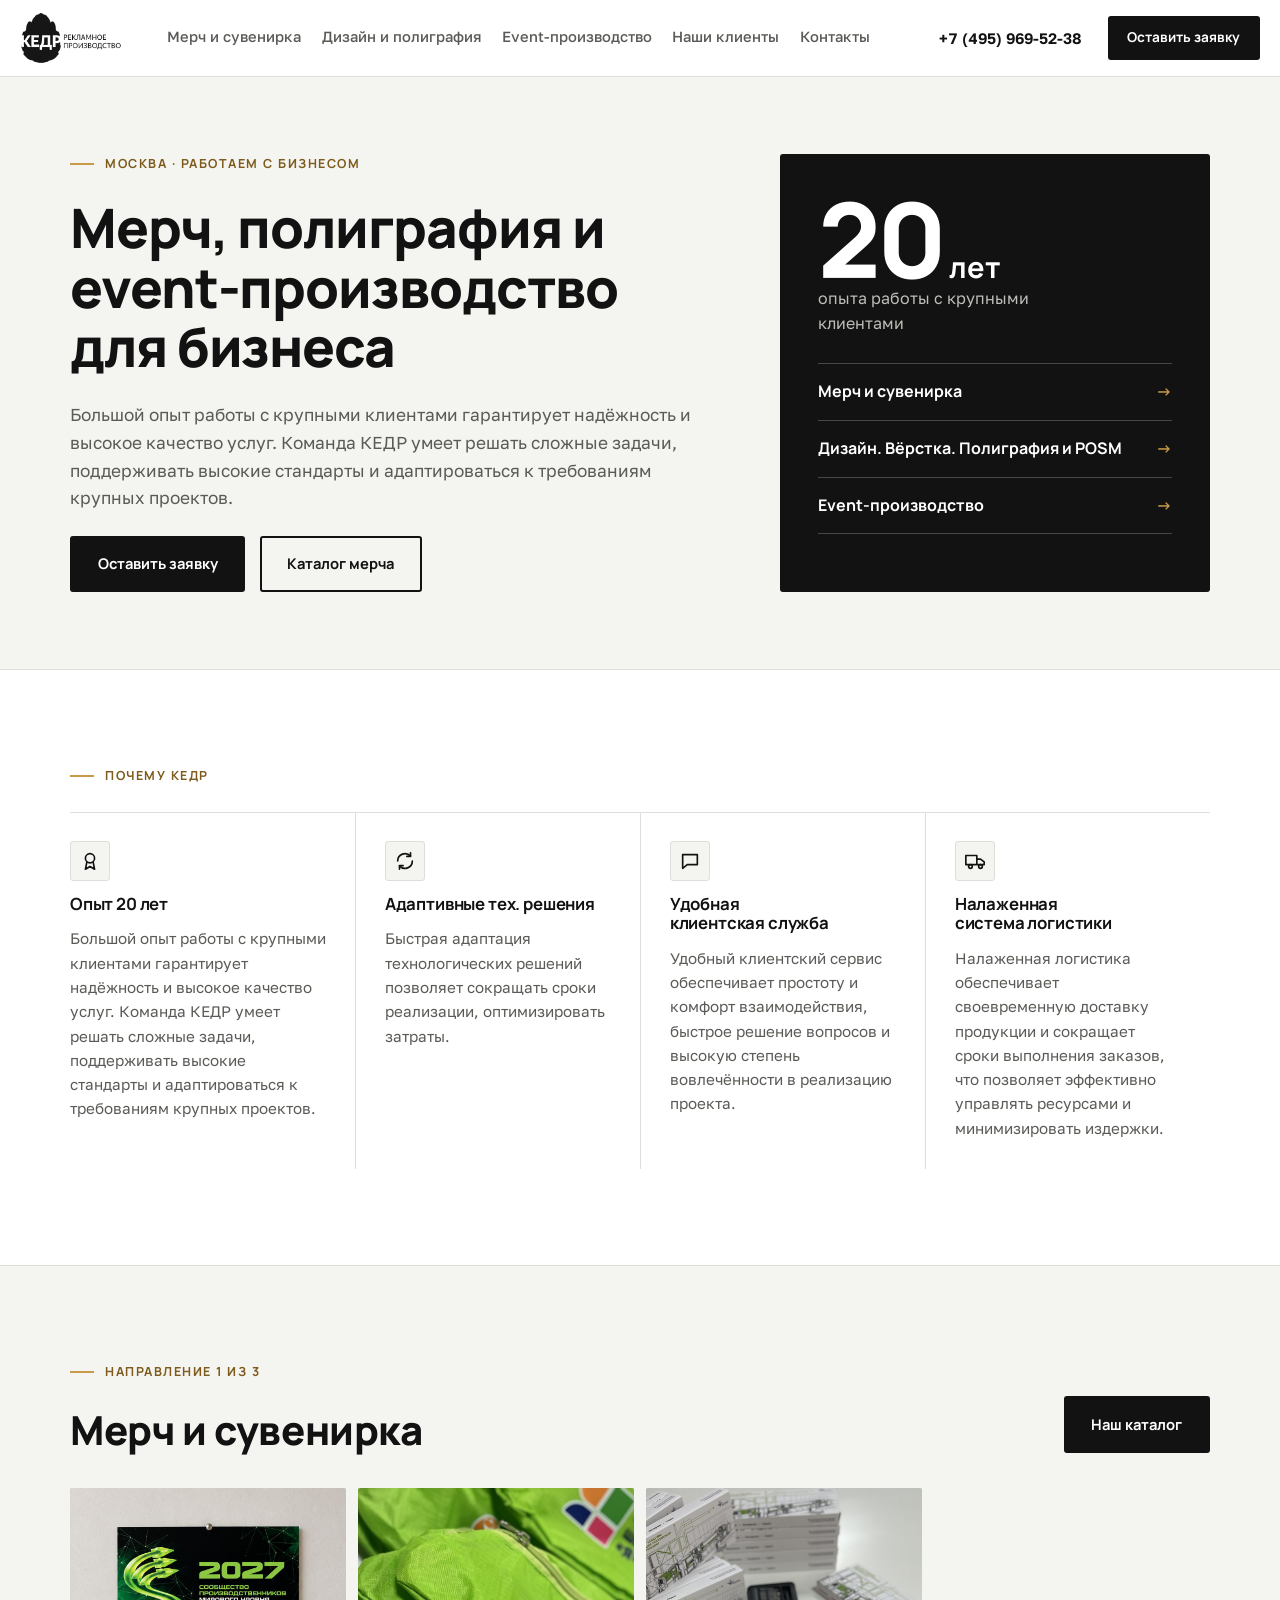
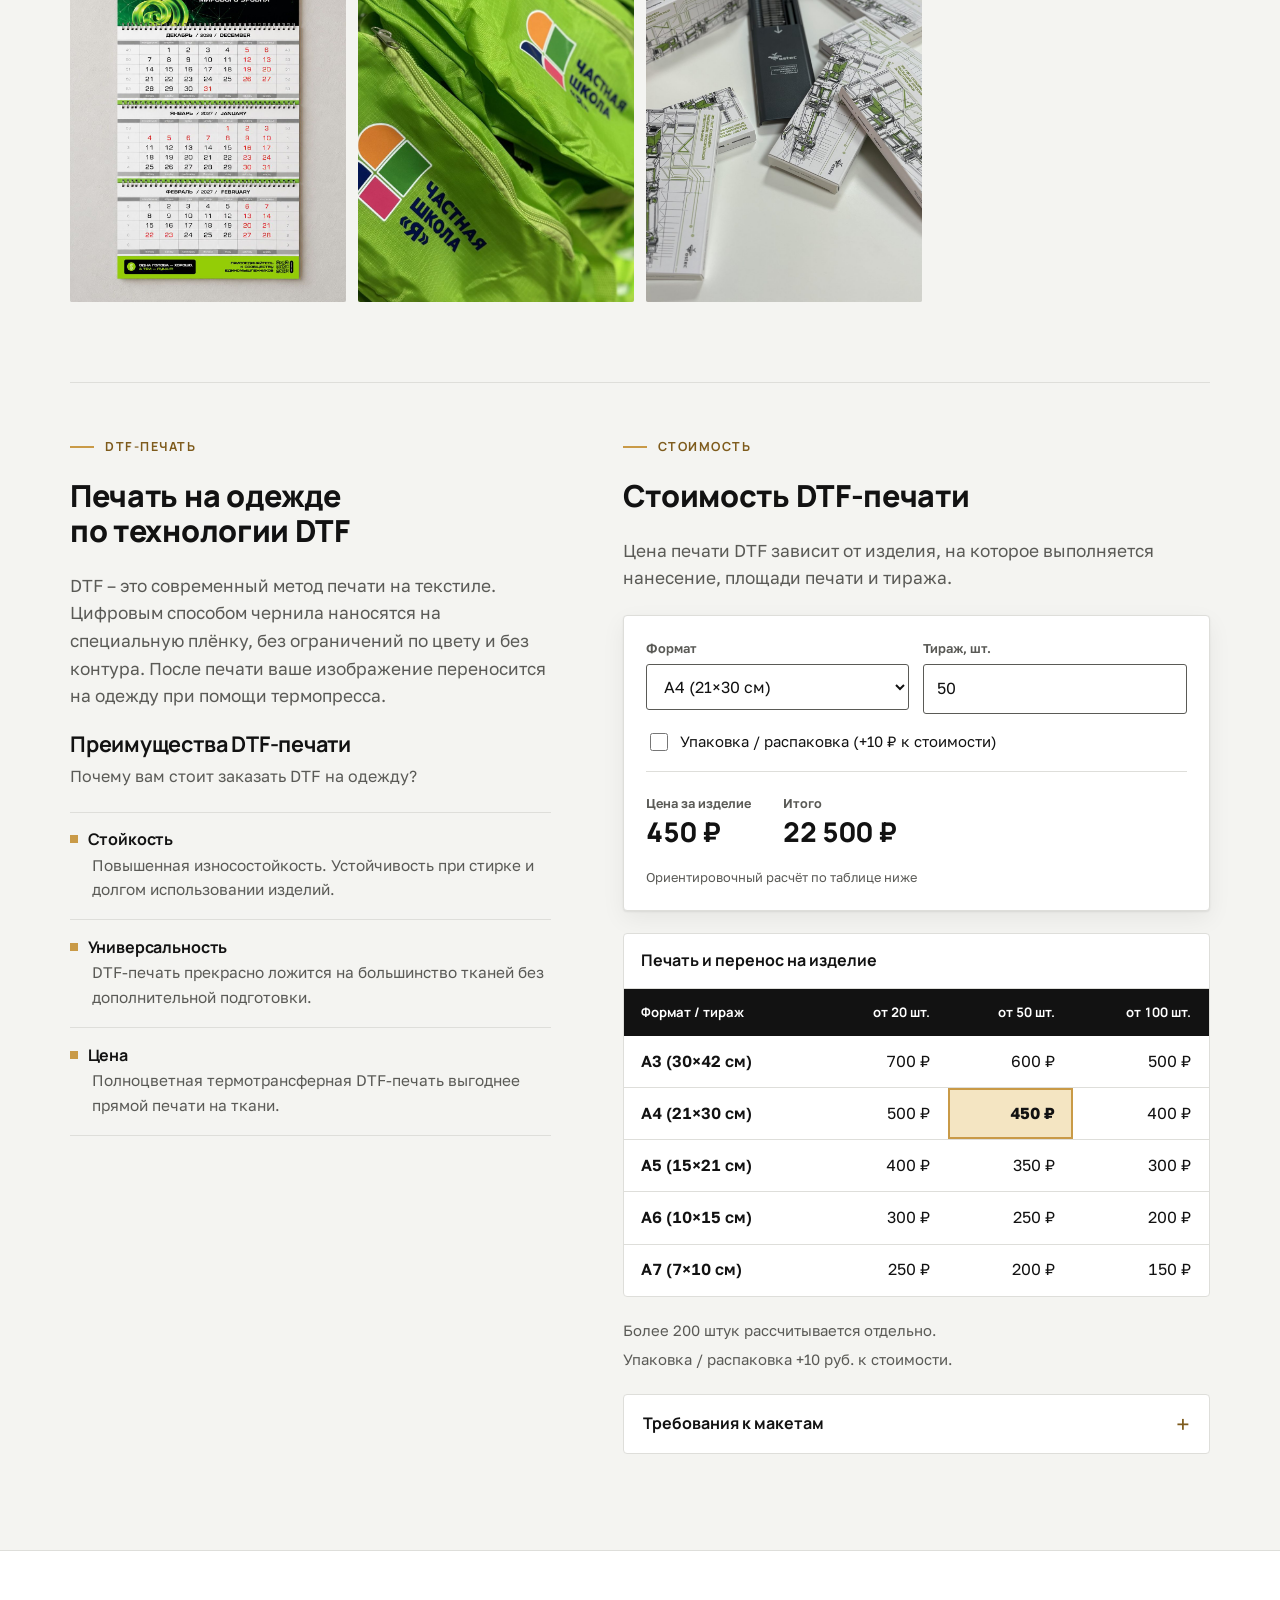
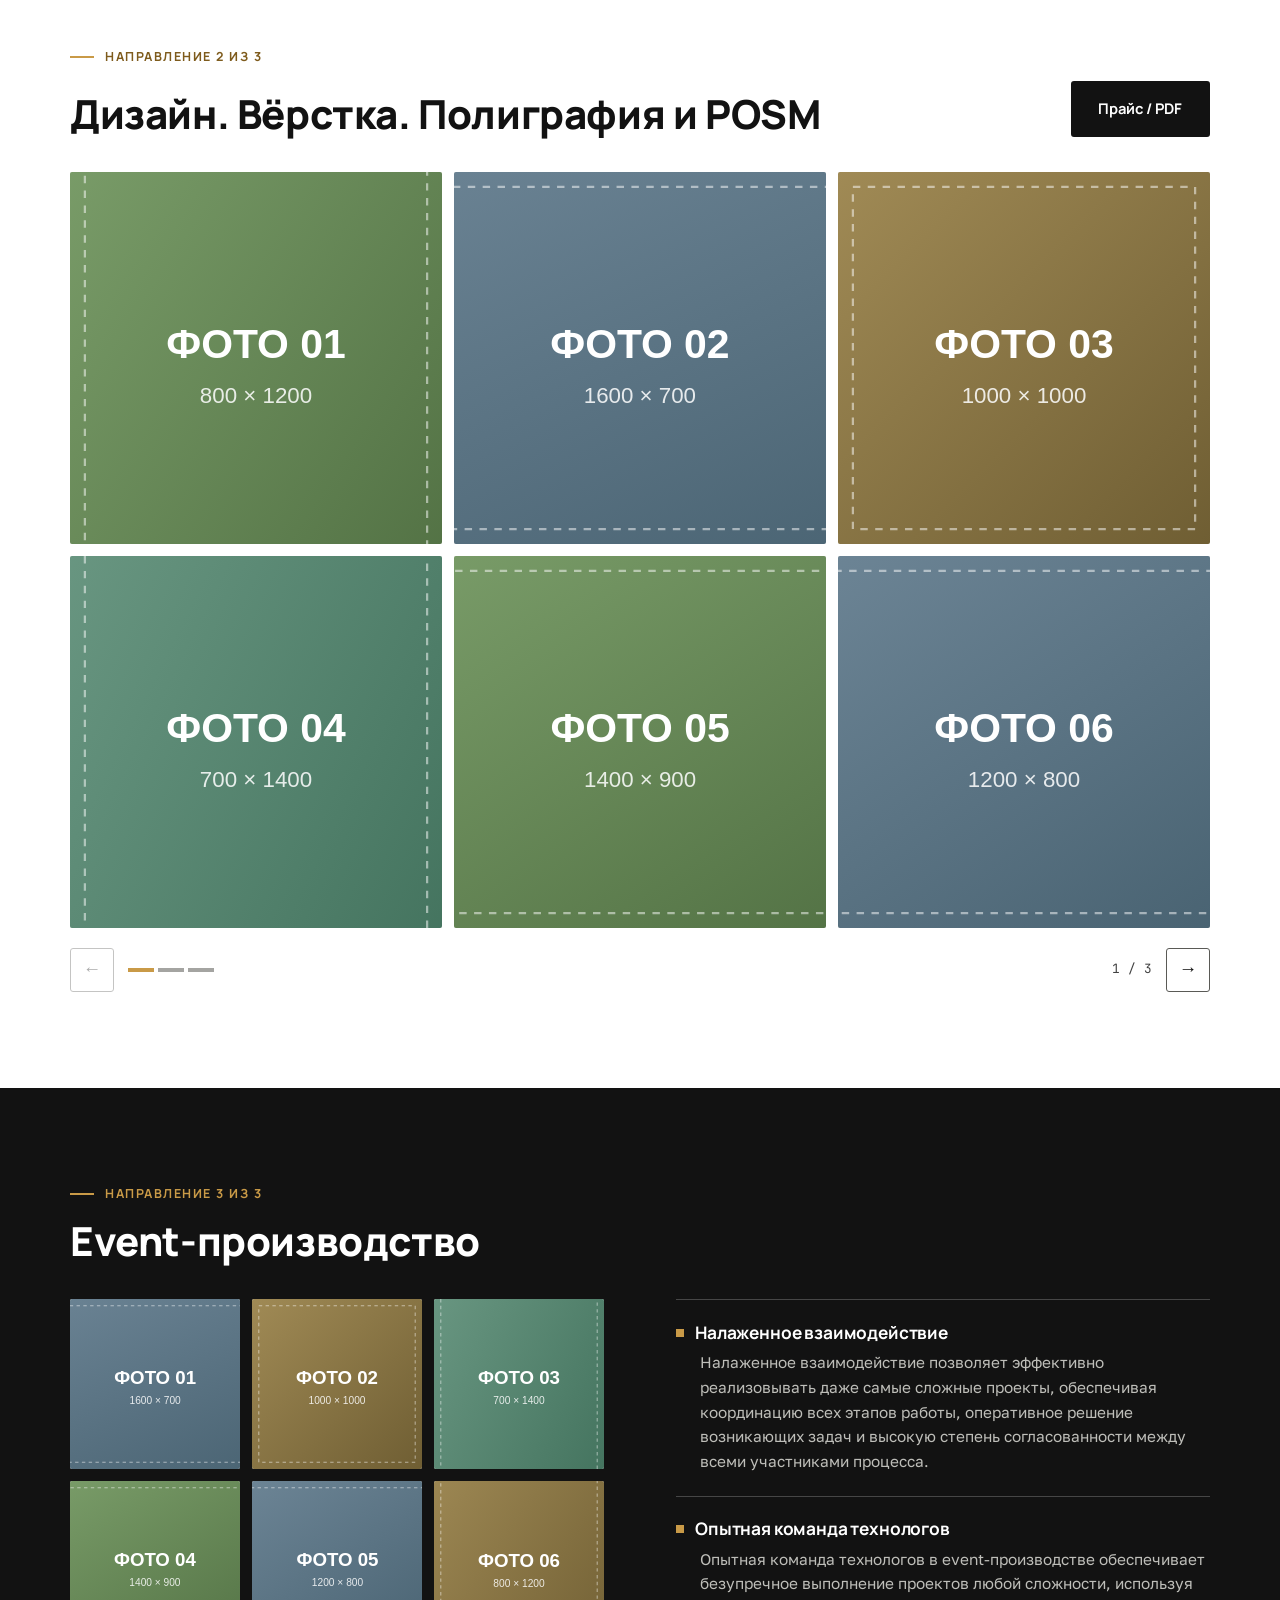
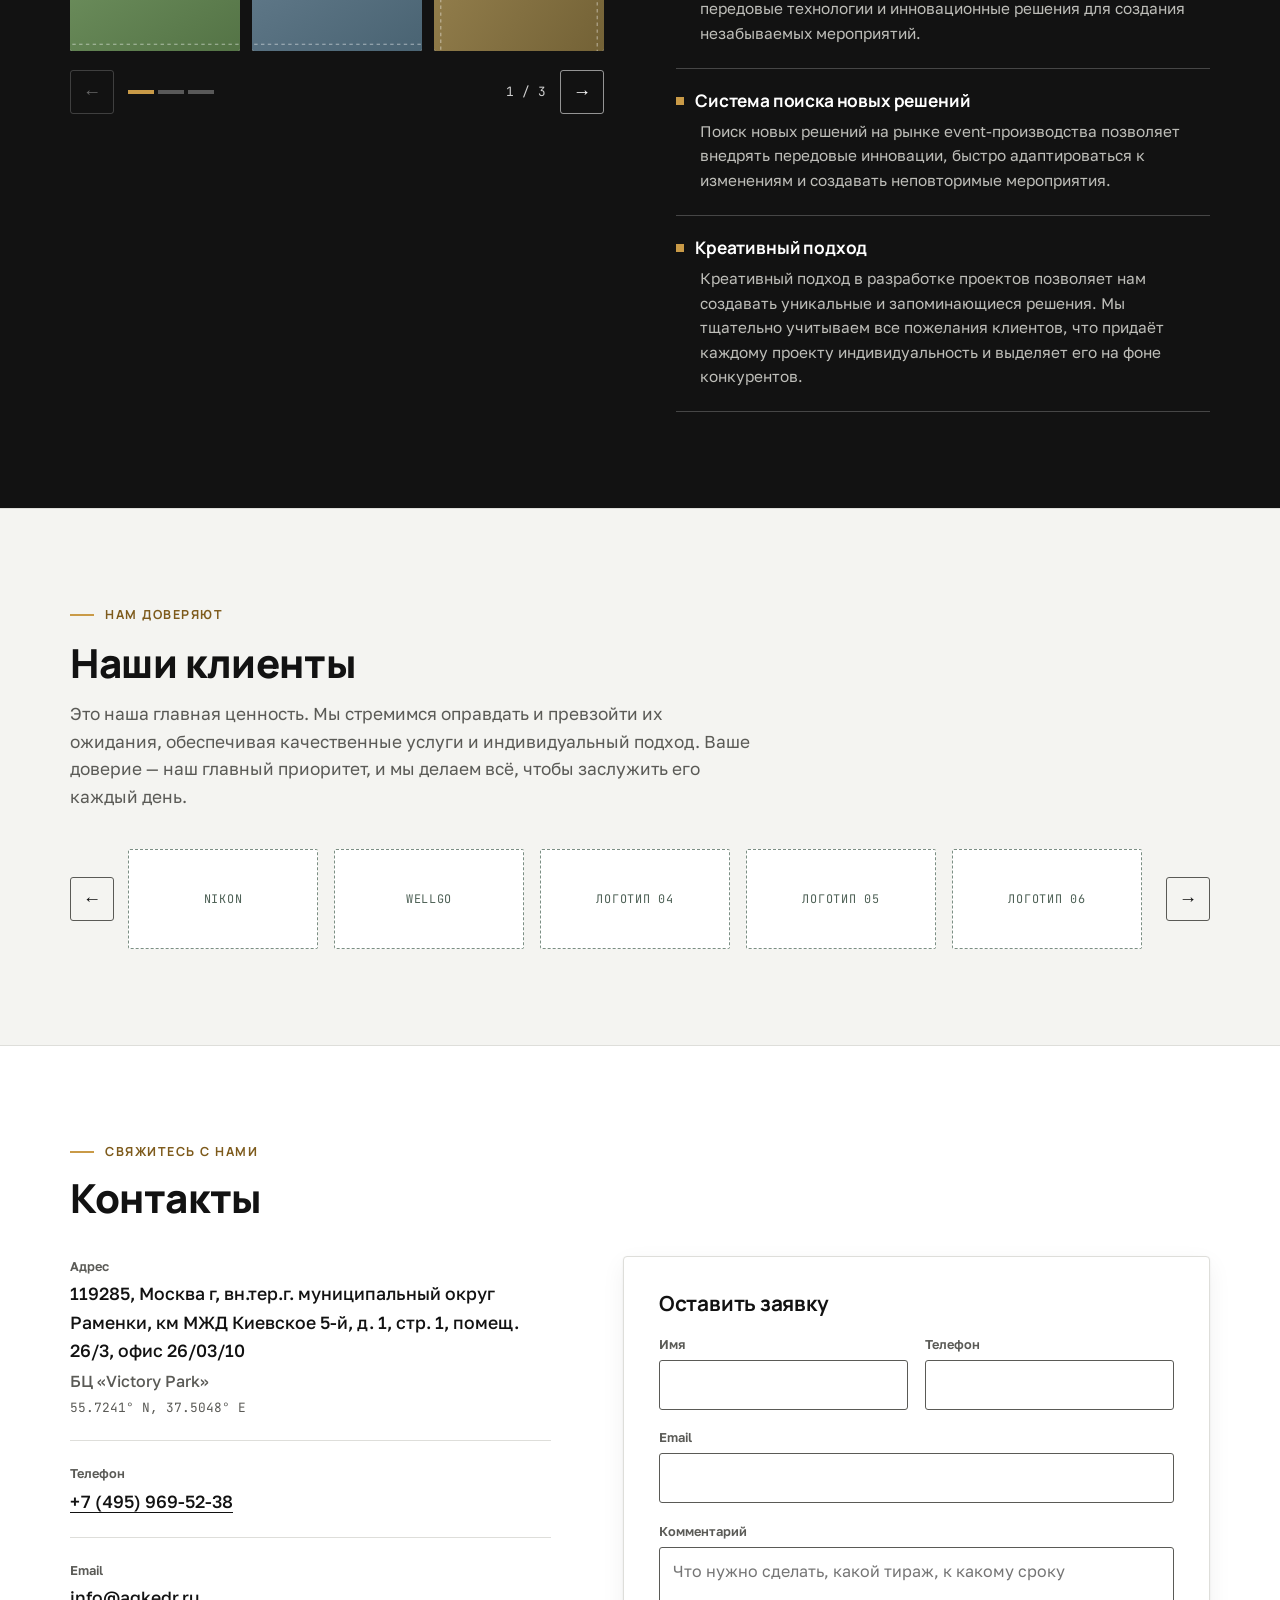
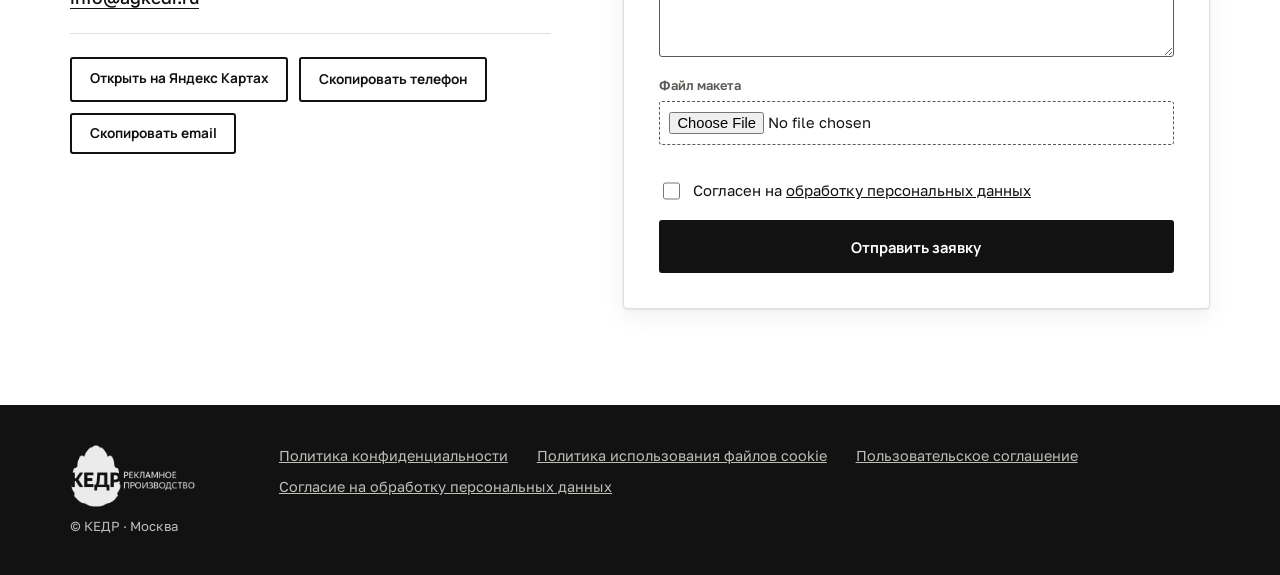
<file: kedr-site-2/index.html>
<!doctype html>
<html lang="ru">
<head>
<meta charset="utf-8">
<meta name="viewport" content="width=device-width, initial-scale=1">
<title>КЕДР</title>
<meta name="description" content="КЕДР: мерч и сувенирная продукция, дизайн, вёрстка, полиграфия и POSM, event-производство для бизнеса. Москва, опыт 20 лет.">
<link rel="canonical" href="https://agkedr.ru/">
<link rel="icon" href="img/favicon.png" type="image/png">
<link rel="apple-touch-icon" href="img/apple-touch-icon.png">
<link rel="preconnect" href="https://fonts.googleapis.com">
<link rel="preconnect" href="https://fonts.gstatic.com" crossorigin>
<link rel="stylesheet" href="https://fonts.googleapis.com/css2?family=Manrope:wght@500;700;800&family=Golos+Text:wght@400;500;600&family=JetBrains+Mono:wght@400;500&display=swap">
<link rel="stylesheet" href="assets/site.css">
</head>
<body>
<div id="top" lang="ru">

<header class="hdr">
  <div class="wrap hdr-in">
    <a class="logo" href="#top" aria-label="КЕДР, рекламное производство, наверх"><img class="logo-img" src="img/logo.png" width="102" height="52" alt="КЕДР. Рекламное производство"></a>
    <nav class="nav" aria-label="Разделы сайта">
      <a href="#merch">Мерч и сувенирка</a>
      <a href="#design">Дизайн и полиграфия</a>
      <a href="#event">Event-производство</a>
      <a href="#clients">Наши клиенты</a>
      <a href="#contacts">Контакты</a>
    </nav>
    <a class="hdr-phone" href="tel:+74959695238">+7 (495) 969-52-38</a>
    <a class="btn small" href="#contacts">Оставить заявку</a>
  </div>
</header>

<main>
<section class="hero">
  <div class="wrap hero-grid">
    <div class="hero-copy">
      <p class="eyebrow">Москва · работаем с бизнесом</p>
      <h1>Мерч, полиграфия и <em>event-производство</em> для бизнеса</h1>
      <p class="lead">Большой опыт работы с крупными клиентами гарантирует надёжность и высокое качество услуг. Команда КЕДР умеет решать сложные задачи, поддерживать высокие стандарты и адаптироваться к требованиям крупных проектов.</p>
      <div class="cta-row">
        <a class="btn" href="#contacts">Оставить заявку</a>
        <a class="btn ghost" href="merch/index.html">Каталог мерча</a>
      </div>
    </div>
    <aside class="hero-panel" aria-label="О компании">
      <div>
        <div class="num">20<small>лет</small></div>
        <p class="sub">опыта работы с крупными клиентами</p>
      </div>
      <ul class="dirs">
        <li><a href="#merch"><span>Мерч и сувенирка</span><span aria-hidden="true">→</span></a></li>
        <li><a href="#design"><span>Дизайн. Вёрстка. Полиграфия и POSM</span><span aria-hidden="true">→</span></a></li>
        <li><a href="#event"><span>Event-производство</span><span aria-hidden="true">→</span></a></li>
      </ul>
    </aside>
  </div>
</section>

<section class="sec">
  <div class="wrap">
    <p class="eyebrow" style="margin-bottom:1.6rem">Почему КЕДР</p>
    <div class="adv">
      <article class="rv"><span class="ic"><svg viewBox="0 0 24 24"><circle cx="12" cy="9" r="5"/><path d="M8.5 13.5 7 21l5-3 5 3-1.5-7.5"/></svg></span><h3>Опыт 20 лет</h3><p>Большой опыт работы с крупными клиентами гарантирует надёжность и высокое качество услуг. Команда КЕДР умеет решать сложные задачи, поддерживать высокие стандарты и адаптироваться к требованиям крупных проектов.</p></article>
      <article class="rv"><span class="ic"><svg viewBox="0 0 24 24"><path d="M4 12a8 8 0 0 1 14-5.3M20 12a8 8 0 0 1-14 5.3"/><path d="M18 3v4h-4M6 21v-4h4"/></svg></span><h3>Адаптивные тех. решения</h3><p>Быстрая адаптация технологических решений позволяет сокращать сроки реализации, оптимизировать затраты.</p></article>
      <article class="rv"><span class="ic"><svg viewBox="0 0 24 24"><path d="M4 5h16v11H9l-5 4z"/></svg></span><h3>Удобная клиентская служба</h3><p>Удобный клиентский сервис обеспечивает простоту и комфорт взаимодействия, быстрое решение вопросов и высокую степень вовлечённости в реализацию проекта.</p></article>
      <article class="rv"><span class="ic"><svg viewBox="0 0 24 24"><path d="M2 6h12v10H2zM14 10h4l4 3v3h-8z"/><circle cx="7" cy="18" r="2"/><circle cx="18" cy="18" r="2"/></svg></span><h3>Налаженная система логистики</h3><p>Налаженная логистика обеспечивает своевременную доставку продукции и сокращает сроки выполнения заказов, что позволяет эффективно управлять ресурсами и минимизировать издержки.</p></article>
    </div>
  </div>
</section>

<section class="sec alt" id="merch">
  <div class="wrap">
    <header class="sec-head">
      <p class="eyebrow">Направление 1 из 3</p>
      <h2>Мерч и сувенирка</h2>
      <a class="btn" href="merch/index.html">Наш каталог</a>
    </header>
    <div class="pg" data-key="merch" data-demo="20" data-cols="4" data-cols-sm="3" data-rows="2" data-ratio="2/3">
      <div class="pg-track" tabindex="0" role="region" aria-label="Фотографии: мерч и сувенирка"></div>
      <div class="pg-nav" hidden><button class="pg-btn pg-prev" type="button" aria-label="Предыдущие фото">←</button><div class="pg-dots"></div><span class="pg-count"></span><button class="pg-btn pg-next" type="button" aria-label="Следующие фото">→</button></div>
    </div>

    <div class="dtf" id="dtf">
      <div>
        <p class="eyebrow">DTF-печать</p>
        <h3 class="big">Печать на одежде по технологии DTF</h3>
        <p class="lead">DTF – это современный метод печати на текстиле. Цифровым способом чернила наносятся на специальную плёнку, без ограничений по цвету и без контура. После печати ваше изображение переносится на одежду при помощи термопресса.</p>
        <div>
          <h3 style="margin-bottom:.4rem">Преимущества DTF-печати</h3>
          <p style="color:var(--ink-soft)">Почему вам стоит заказать DTF на одежду?</p>
        </div>
        <ul class="benefits">
          <li><h4>Стойкость</h4><p>Повышенная износостойкость. Устойчивость при стирке и долгом использовании изделий.</p></li>
          <li><h4>Универсальность</h4><p>DTF-печать прекрасно ложится на большинство тканей без дополнительной подготовки.</p></li>
          <li><h4>Цена</h4><p>Полноцветная термотрансферная DTF-печать выгоднее прямой печати на ткани.</p></li>
        </ul>
      </div>

      <div>
        <p class="eyebrow">Стоимость</p>
        <h3 class="big">Стоимость DTF-печати</h3>
        <p class="lead">Цена печати DTF зависит от изделия, на которое выполняется нанесение, площади печати и тиража.</p>

        <form class="calc" id="calc" onsubmit="return false" aria-label="Калькулятор DTF-печати">
          <div class="calc-row">
            <div class="field"><label for="fmt">Формат</label>
              <select id="fmt">
                <option value="A3">A3 (30×42 см)</option>
                <option value="A4" selected>A4 (21×30 см)</option>
                <option value="A5">A5 (15×21 см)</option>
                <option value="A6">A6 (10×15 см)</option>
                <option value="A7">A7 (7×10 см)</option>
              </select></div>
            <div class="field"><label for="qty">Тираж, шт.</label><input id="qty" type="number" min="1" step="1" value="50" inputmode="numeric"></div>
          </div>
          <label class="check"><input id="pack" type="checkbox"><span>Упаковка / распаковка (+10 ₽ к стоимости)</span></label>
          <div class="calc-out" aria-live="polite">
            <div><span class="lbl">Цена за изделие</span><br><span class="big" id="unit">450 ₽</span></div>
            <div><span class="lbl">Итого</span><br><span class="big" id="sum">22 500 ₽</span></div>
            <p class="note" id="calc-note"></p>
          </div>
          <p class="calc-hint">Ориентировочный расчёт по таблице ниже</p>
        </form>

        <div class="tbl-wrap">
          <table class="price" id="price">
            <caption>Печать и перенос на изделие</caption>
            <thead><tr><th scope="col" style="text-align:left">Формат / тираж</th><th scope="col">от 20 шт.</th><th scope="col">от 50 шт.</th><th scope="col">от 100 шт.</th></tr></thead>
            <tbody>
              <tr><th scope="row">A3 (30×42 см)</th><td data-f="A3" data-t="0">700 ₽</td><td data-f="A3" data-t="1">600 ₽</td><td data-f="A3" data-t="2">500 ₽</td></tr>
              <tr><th scope="row">A4 (21×30 см)</th><td data-f="A4" data-t="0">500 ₽</td><td data-f="A4" data-t="1">450 ₽</td><td data-f="A4" data-t="2">400 ₽</td></tr>
              <tr><th scope="row">A5 (15×21 см)</th><td data-f="A5" data-t="0">400 ₽</td><td data-f="A5" data-t="1">350 ₽</td><td data-f="A5" data-t="2">300 ₽</td></tr>
              <tr><th scope="row">A6 (10×15 см)</th><td data-f="A6" data-t="0">300 ₽</td><td data-f="A6" data-t="1">250 ₽</td><td data-f="A6" data-t="2">200 ₽</td></tr>
              <tr><th scope="row">A7 (7×10 см)</th><td data-f="A7" data-t="0">250 ₽</td><td data-f="A7" data-t="1">200 ₽</td><td data-f="A7" data-t="2">150 ₽</td></tr>
            </tbody>
          </table>
        </div>
        <div class="price-notes"><p>Более 200 штук рассчитывается отдельно.</p><p>Упаковка / распаковка +10 руб. к стоимости.</p></div>

        <details class="req">
          <summary>Требования к макетам</summary>
          <dl>
            <div class="row"><dt>Разрешение</dt><dd>300–600 DPI</dd></div>
            <div class="row"><dt>Размер файла</dt><dd>не более 280×1000 мм</dd></div>
            <div class="row"><dt>Вес файла</dt><dd>не более 500 МБ</dd></div>
            <div class="row"><dt>Формат</dt><dd>PDF – предпочтителен, CDR (не старше версии 15.0), PSD</dd></div>
            <div class="row"><dt>Цветовая гамма</dt><dd>CMYK</dd></div>
            <div class="row"><dt>Белый цвет</dt><dd class="t">При наличии белого цвета в макете он должен быть окрашен на 1% любого цвета (например, C0, M0, Y0, K0)</dd></div>
            <div class="row"><dt>Формат PSD</dt><dd class="t">Необходимо наличие плашечного канала под всем изображением</dd></div>
            <div class="row"><dt>Цветные линии</dt><dd>минимальная толщина при 300 DPI: 4 px (+/- 0/3 мм)</dd></div>
            <div class="row"><dt>Белые линии</dt><dd>минимальная толщина при 300 DPI: 4 px (+/- 0/3 мм)</dd></div>
            <div class="row"><dt>Количество цветов</dt><dd class="t">На печать не влияет</dd></div>
          </dl>
        </details>
      </div>
    </div>
  </div>
</section>

<section class="sec" id="design">
  <div class="wrap">
    <header class="sec-head">
      <p class="eyebrow">Направление 2 из 3</p>
      <h2>Дизайн. Вёрстка. Полиграфия и POSM</h2>
      <a class="btn" href="https://disk.yandex.ru/i/t-hjX3XW86l8DA">Прайс / PDF</a>
    </header>
    <div class="pg" data-key="design" data-demo="14" data-cols="3" data-cols-sm="3" data-rows="2" data-ratio="1/1">
      <div class="pg-track" tabindex="0" role="region" aria-label="Фотографии: дизайн, вёрстка, полиграфия и POSM"></div>
      <div class="pg-nav" hidden><button class="pg-btn pg-prev" type="button" aria-label="Предыдущие фото">←</button><div class="pg-dots"></div><span class="pg-count"></span><button class="pg-btn pg-next" type="button" aria-label="Следующие фото">→</button></div>
    </div>
  </div>
</section>

<section class="sec panel" id="event">
  <div class="wrap">
    <header class="sec-head">
      <p class="eyebrow">Направление 3 из 3</p>
      <h2>Event-производство</h2>
    </header>
    <div class="ev">
      <div class="pg" data-key="event" data-demo="14" data-cols="3" data-cols-sm="3" data-rows="2" data-ratio="1/1">
      <div class="pg-track" tabindex="0" role="region" aria-label="Фотографии: event-производство"></div>
      <div class="pg-nav" hidden><button class="pg-btn pg-prev" type="button" aria-label="Предыдущие фото">←</button><div class="pg-dots"></div><span class="pg-count"></span><button class="pg-btn pg-next" type="button" aria-label="Следующие фото">→</button></div>
    </div>
      <ul class="ev-list">
        <li><h3>Налаженное взаимодействие</h3><p>Налаженное взаимодействие позволяет эффективно реализовывать даже самые сложные проекты, обеспечивая координацию всех этапов работы, оперативное решение возникающих задач и высокую степень согласованности между всеми участниками процесса.</p></li>
        <li><h3>Опытная команда технологов</h3><p>Опытная команда технологов в event-производстве обеспечивает безупречное выполнение проектов любой сложности, используя передовые технологии и инновационные решения для создания незабываемых мероприятий.</p></li>
        <li><h3>Система поиска новых решений</h3><p>Поиск новых решений на рынке event-производства позволяет внедрять передовые инновации, быстро адаптироваться к изменениям и создавать неповторимые мероприятия.</p></li>
        <li><h3>Креативный подход</h3><p>Креативный подход в разработке проектов позволяет нам создавать уникальные и запоминающиеся решения. Мы тщательно учитываем все пожелания клиентов, что придаёт каждому проекту индивидуальность и выделяет его на фоне конкурентов.</p></li>
      </ul>
    </div>
  </div>
</section>

<section class="sec alt" id="clients">
  <div class="wrap">
    <header class="sec-head" style="grid-template-columns:1fr">
      <p class="eyebrow">Нам доверяют</p>
      <h2>Наши клиенты</h2>
      <p class="lead">Это наша главная ценность. Мы стремимся оправдать и превзойти их ожидания, обеспечивая качественные услуги и индивидуальный подход. Ваше доверие — наш главный приоритет, и мы делаем всё, чтобы заслужить его каждый день.</p>
    </header>
    <div class="cl" id="cl" role="region" aria-roledescription="карусель" aria-label="Наши клиенты">
      <button class="pg-btn" id="cl-prev" type="button" aria-label="Предыдущие клиенты">←</button>
      <div class="cl-view" id="cl-view" tabindex="0"><div class="cl-track" id="cl-track"></div></div>
      <button class="pg-btn" id="cl-next" type="button" aria-label="Следующие клиенты">→</button>
    </div>
  </div>
</section>

<section class="sec" id="contacts">
  <div class="wrap">
    <p class="eyebrow">Свяжитесь с нами</p>
    <h2 style="margin-top:.8rem">Контакты</h2>
    <div class="c-grid">
      <div class="c-info">
        <div class="c-item"><span class="lbl">Адрес</span><span class="val">119285, Москва г, вн.тер.г. муниципальный округ Раменки, км МЖД Киевское 5-й, д. 1, стр. 1, помещ. 26/3, офис 26/03/10</span><span class="val" style="font-size:1rem;color:var(--ink-soft)">БЦ «Victory Park»</span><span class="coord">55.7241° N, 37.5048° E</span></div>
        <div class="c-item"><span class="lbl">Телефон</span><span class="val num" id="v-phone"><a href="tel:+74959695238">+7 (495) 969-52-38</a></span></div>
        <div class="c-item"><span class="lbl">Email</span><span class="val" id="v-mail"><a href="mailto:info@agkedr.ru">info@agkedr.ru</a></span></div>
        <div class="c-actions">
          <a class="btn ghost small" href="https://yandex.ru/maps/213/moscow/?ll=37.506521%2C55.723801&amp;mode=poi&amp;poi%5Bpoint%5D=37.504754%2C55.724143&amp;poi%5Buri%5D=ymapsbm1%3A%2F%2Forg%3Foid%3D7922237253&amp;utm_source=share&amp;z=17">Открыть на Яндекс Картах</a>
          <button class="btn ghost small" type="button" data-copy="#v-phone">Скопировать телефон</button>
          <button class="btn ghost small" type="button" data-copy="#v-mail">Скопировать email</button>
        </div>
      </div>

      <form class="form" id="lead" novalidate>
        <h3>Оставить заявку</h3>
        <div class="form-2">
          <div class="field"><label for="f-name">Имя</label><input id="f-name" type="text" autocomplete="name" required></div>
          <div class="field"><label for="f-phone">Телефон</label><input id="f-phone" type="tel" autocomplete="tel" required></div>
        </div>
        <div class="field"><label for="f-mail">Email</label><input id="f-mail" type="email" autocomplete="email" required></div>
        <div class="field"><label for="f-msg">Комментарий</label><textarea id="f-msg" placeholder="Что нужно сделать, какой тираж, к какому сроку"></textarea></div>
        <div class="field"><label for="f-file">Файл макета</label><input id="f-file" type="file"></div>
        <label class="check"><input id="f-ok" type="checkbox" required><span>Согласен на <a href="https://disk.yandex.ru/i/s6eoKev95lXpiw">обработку персональных данных</a></span></label>
        <button class="btn" type="submit">Отправить заявку</button>
        <p class="status" id="f-status" role="status" hidden></p>
      </form>
    </div>
  </div>
</section>
</main>

<footer class="foot">
  <div class="wrap foot-in">
    <div>
      <a class="logo" href="#top" aria-label="КЕДР, рекламное производство, наверх"><img class="logo-img" src="img/logo.png" width="102" height="52" alt="КЕДР. Рекламное производство"></a>
      <small>© КЕДР · Москва</small>
    </div>
    <ul>
      <li><a href="https://disk.yandex.ru/i/nbK76Ke67oqzWQ">Политика конфиденциальности</a></li>
      <li><a href="https://disk.yandex.ru/i/7pPDdAF6OF9CBw">Политика использования файлов cookie</a></li>
      <li><a href="https://disk.yandex.ru/i/O4DbUrhIPmSiEQ">Пользовательское соглашение</a></li>
      <li><a href="https://disk.yandex.ru/i/s6eoKev95lXpiw">Согласие на обработку персональных данных</a></li>
    </ul>
  </div>
</footer>

<div class="lb" id="lb" hidden role="dialog" aria-modal="true" aria-label="Просмотр фото">
  <button class="lb-btn lb-x" id="lb-x" type="button" aria-label="Закрыть">×</button>
  <button class="lb-btn lb-prev" id="lb-prev" type="button" aria-label="Предыдущее фото">←</button>
  <button class="lb-btn lb-next" id="lb-next" type="button" aria-label="Следующее фото">→</button>
  <div class="lb-stage" id="lb-stage"><img class="lb-img" id="lb-img" alt=""></div>
  <div class="lb-bar"><span class="lb-cap" id="lb-cap"></span><span class="lb-count" id="lb-count"></span></div>
</div>

<a class="up" id="up" href="#top" aria-label="Наверх">↑</a>
</div>

<script>
(function(){
  /* ===== ВАШИ ФОТО И ЛОГОТИПЫ =====
     Пока здесь пусто, на странице показаны примеры. Впишите пути к своим файлам, и примеры исчезнут:
     PHOTOS.merch = ['img/merch/01.jpg', 'img/merch/02.jpg', ...] (сколько угодно, страницы добавятся сами)
     Можно с подписью и точкой фокуса: {src:'img/merch/03.jpg', alt:'Худи с логотипом', pos:'50% 20%'}
     CLIENTS = [{src:'img/clients/beluga.svg', alt:'Beluga Group'}, {src:'img/clients/nikon.svg', alt:'Nikon'}, ...] */
var PHOTOS={merch:['img/merch/01.jpg', 'img/merch/02.jpg', 'img/merch/03.jpg'],design:[],event:[]};
var CLIENTS=[];
  var reduce=window.matchMedia&&window.matchMedia('(prefers-reduced-motion: reduce)').matches;

  /* ---- sample photos of different shapes (wide, tall, square) so the fixed frame can be seen at work ---- */
  var DIMS=[[1200,800],[800,1200],[1600,700],[1000,1000],[700,1400],[1400,900]];
  var PAL=[['#6E9B86','#3F6F5A'],['#7C9F6B','#506F42'],['#6F8798','#46606F'],['#A08A55','#6F5E33']];
  function demoSrc(i,shift){
    var k=i+shift,d=DIMS[k%DIMS.length],p=PAL[k%PAL.length],w=d[0],h=d[1],m=Math.min(w,h),n=String(i+1).padStart(2,'0');
    var svg='<svg xmlns="http://www.w3.org/2000/svg" width="'+w+'" height="'+h+'" viewBox="0 0 '+w+' '+h+'">'+
      '<defs><linearGradient id="g" x1="0" y1="0" x2="1" y2="1"><stop offset="0" stop-color="'+p[0]+'"/><stop offset="1" stop-color="'+p[1]+'"/></linearGradient></defs>'+
      '<rect width="'+w+'" height="'+h+'" fill="url(#g)"/>'+
      '<rect x="'+m*0.04+'" y="'+m*0.04+'" width="'+(w-m*0.08)+'" height="'+(h-m*0.08)+'" fill="none" stroke="#fff" stroke-opacity=".5" stroke-width="'+m*0.006+'" stroke-dasharray="'+m*0.02+' '+m*0.02+'"/>'+
      '<g fill="#fff" font-family="Arial,sans-serif" text-anchor="middle"><text x="'+w/2+'" y="'+h/2+'" font-size="'+m*0.11+'" font-weight="700">ФОТО '+n+'</text>'+
      '<text x="'+w/2+'" y="'+(h/2+m*0.12)+'" font-size="'+m*0.06+'" fill-opacity=".85">'+w+' × '+h+'</text></g></svg>';
    return 'data:image/svg+xml;charset=utf-8,'+encodeURIComponent(svg);
  }
  function itemsFor(key,demoN){
    var l=PHOTOS[key];
    if(l&&l.length){return l.map(function(x,i){return typeof x==='string'?{src:x,alt:'Фото '+(i+1)}:{src:x.src,alt:x.alt||('Фото '+(i+1)),pos:x.pos};});}
    var shift=key==='design'?1:(key==='event'?2:0),a=[];
    for(var i=0;i<demoN;i++){a.push({src:demoSrc(i,shift),alt:'Пример фото '+String(i+1).padStart(2,'0')});}
    return a;
  }

  /* ---- lightbox: the whole photo, never cropped ---- */
  var lb=document.getElementById('lb'),lbImg=document.getElementById('lb-img'),lbCap=document.getElementById('lb-cap'),lbCount=document.getElementById('lb-count');
  var lbX=document.getElementById('lb-x'),lbPrev=document.getElementById('lb-prev'),lbNext=document.getElementById('lb-next');
  var lbItems=[],lbIdx=0,lbBack=null,lbTouch=null;
  function lbShow(){
    var it=lbItems[lbIdx];
    lbImg.src=it.src;lbImg.alt=it.alt;lbCap.textContent=it.alt;lbCount.textContent=(lbIdx+1)+' / '+lbItems.length;
    var nx=lbItems[(lbIdx+1)%lbItems.length];if(nx){var pre=new Image();pre.src=nx.src;}
  }
  function lbOpen(items,i,from){lbItems=items;lbIdx=i;lbBack=from;lbShow();lb.hidden=false;document.documentElement.style.overflow='hidden';lbX.focus();}
  function lbClose(){lb.hidden=true;lbImg.removeAttribute('src');document.documentElement.style.overflow='';if(lbBack)lbBack.focus();}
  function lbStep(d){lbIdx=(lbIdx+d+lbItems.length)%lbItems.length;lbShow();}
  lbX.addEventListener('click',lbClose);
  lbPrev.addEventListener('click',function(){lbStep(-1);});
  lbNext.addEventListener('click',function(){lbStep(1);});
  lb.addEventListener('click',function(e){if(e.target===lb||e.target.id==='lb-stage')lbClose();});
  lb.addEventListener('touchstart',function(e){lbTouch=e.touches[0].clientX;},{passive:true});
  lb.addEventListener('touchend',function(e){if(lbTouch===null)return;var dx=e.changedTouches[0].clientX-lbTouch;lbTouch=null;if(Math.abs(dx)>50)lbStep(dx<0?1:-1);});
  document.addEventListener('keydown',function(e){
    if(lb.hidden)return;
    if(e.key==='Escape'){lbClose();}
    else if(e.key==='ArrowLeft'){lbStep(-1);}
    else if(e.key==='ArrowRight'){lbStep(1);}
    else if(e.key==='Tab'){
      var f=[lbX,lbPrev,lbNext],i=f.indexOf(document.activeElement);
      e.preventDefault();f[(i+(e.shiftKey?-1:1)+f.length)%f.length].focus();
    }
  });

  /* ---- pager: N columns x 2 rows per page, swipe or arrows for the next page ---- */
  function makeTile(it,i,eager){
    var b=document.createElement('button');b.type='button';b.className='tile';b.dataset.i=i;
    b.setAttribute('aria-label','Открыть фото: '+it.alt);
    var im=new Image();im.src=it.src;im.alt='';im.decoding='async';if(!eager)im.loading='lazy';if(it.pos)im.style.objectPosition=it.pos;
    b.appendChild(im);return b;
  }
  function initPager(root){
    var items=itemsFor(root.dataset.key,+root.dataset.demo||12),rows=+root.dataset.rows||2;
    root.style.setProperty('--ratio',root.dataset.ratio||'1/1');
    var track=root.querySelector('.pg-track'),nav=root.querySelector('.pg-nav'),dots=root.querySelector('.pg-dots'),count=root.querySelector('.pg-count');
    var prev=root.querySelector('.pg-prev'),next=root.querySelector('.pg-next');
    var cols=0,per=0,pages=1,page=0;
    function colsNow(){return window.innerWidth>=900?+root.dataset.cols:+(root.dataset.colsSm||root.dataset.cols);}
    function behavior(){return reduce?'auto':'smooth';}
    function goTo(p){p=Math.max(0,Math.min(pages-1,p));track.scrollTo({left:p*track.clientWidth,behavior:behavior()});}
    function update(){
      page=track.clientWidth?Math.round(track.scrollLeft/track.clientWidth):0;
      page=Math.max(0,Math.min(pages-1,page));
      prev.disabled=page<=0;next.disabled=page>=pages-1;
      count.textContent=(page+1)+' / '+pages;
      var d=dots.children;for(var i=0;i<d.length;i++){d[i].setAttribute('aria-current',i===page?'true':'false');}
    }
    function build(first){
      cols=colsNow();per=cols*rows;pages=Math.max(1,Math.ceil(items.length/per));
      track.textContent='';dots.textContent='';
      for(var p=0;p<pages;p++){
        var pg=document.createElement('div');pg.className='pg-page';pg.style.setProperty('--cols',cols);
        for(var i=p*per;i<Math.min(items.length,(p+1)*per);i++){pg.appendChild(makeTile(items[i],i,p===0));}
        track.appendChild(pg);
        var dt=document.createElement('button');dt.type='button';dt.className='pg-dot';dt.setAttribute('aria-label','Страница '+(p+1));
        (function(n){dt.addEventListener('click',function(){goTo(n);});})(p);
        dots.appendChild(dt);
      }
      nav.hidden=pages<2;
      track.scrollLeft=Math.floor((first||0)/per)*track.clientWidth;
      update();
    }
    track.addEventListener('click',function(e){var t=e.target.closest('.tile');if(t)lbOpen(items,+t.dataset.i,t);});
    track.addEventListener('keydown',function(e){if(e.target!==track)return;if(e.key==='ArrowRight'){goTo(page+1);e.preventDefault();}if(e.key==='ArrowLeft'){goTo(page-1);e.preventDefault();}});
    var raf=0;track.addEventListener('scroll',function(){cancelAnimationFrame(raf);raf=requestAnimationFrame(update);},{passive:true});
    prev.addEventListener('click',function(){goTo(page-1);});
    next.addEventListener('click',function(){goTo(page+1);});
    var rt=0;window.addEventListener('resize',function(){clearTimeout(rt);rt=setTimeout(function(){if(colsNow()!==cols){build(page*per);}else{track.scrollLeft=page*track.clientWidth;}},150);});
    build(0);
  }
  document.querySelectorAll('.pg').forEach(initPager);

  /* ---- clients: one logo at a time, every ~1.8 s; arrows, swipe and arrow keys work by hand ---- */
  (function(){
    var root=document.getElementById('cl'),view=document.getElementById('cl-view'),track=document.getElementById('cl-track');
    var prev=document.getElementById('cl-prev'),next=document.getElementById('cl-next');
    var list=CLIENTS.slice();
    if(!list.length){
      var names=['Beluga Group','Nikon','Wellgo'];
      for(var i=0;i<12;i++){list.push({text:i<names.length?names[i]:'Логотип '+String(i+1).padStart(2,'0')});}
    }
    var base=list.slice();while(base.length<12){base=base.concat(list);}
    var n=base.length,COPIES=5;
    for(var c=0;c<COPIES;c++){
      base.forEach(function(it){
        var d=document.createElement('div');d.className='cl-item'+(it.src?'':' ph');
        if(c!==2)d.setAttribute('aria-hidden','true');
        if(it.src){var im=new Image();im.src=it.src;im.alt=c===2?(it.alt||''):'';im.loading='lazy';d.appendChild(im);}else{d.textContent=it.text;}
        track.appendChild(d);
      });
    }
    var DWELL=1800,pos=2*n,step=0,busy=false,paused=false,timer=0,seq=0;
    function measure(){var it=track.children[0];step=it.offsetWidth+parseFloat(getComputedStyle(it).marginRight);}
    function place(animate){
      track.classList.toggle('nt',!animate);
      track.style.transform='translateX('+(-pos*step)+'px)';
      if(!animate){void track.offsetWidth;}
    }
    function settle(){
      if(pos>=3*n){pos-=n;place(false);}else if(pos<n){pos+=n;place(false);}
      busy=false;
    }
    function move(d){
      if(busy)return;
      busy=true;pos+=d;place(!reduce);
      if(reduce){settle();return;}
      var t=++seq;setTimeout(function(){if(busy&&t===seq)settle();},800);
    }
    track.addEventListener('transitionend',function(e){if(e.target===track&&e.propertyName==='transform')settle();});
    function schedule(){
      clearTimeout(timer);
      if(reduce)return;
      timer=setTimeout(function(){if(!paused&&!document.hidden)move(1);schedule();},DWELL);
    }
    function manual(d){move(d);schedule();}
    prev.addEventListener('click',function(){manual(-1);});
    next.addEventListener('click',function(){manual(1);});
    view.addEventListener('keydown',function(e){if(e.key==='ArrowRight'){manual(1);e.preventDefault();}if(e.key==='ArrowLeft'){manual(-1);e.preventDefault();}});
    var tx=null;
    view.addEventListener('touchstart',function(e){tx=e.touches[0].clientX;paused=true;},{passive:true});
    view.addEventListener('touchend',function(e){
      if(tx!==null){var dx=e.changedTouches[0].clientX-tx;if(Math.abs(dx)>40)manual(dx<0?1:-1);}
      tx=null;paused=false;
    });
    root.addEventListener('mouseenter',function(){paused=true;});
    root.addEventListener('mouseleave',function(){paused=false;});
    root.addEventListener('focusin',function(){paused=true;});
    root.addEventListener('focusout',function(){paused=false;});
    var rt=0;window.addEventListener('resize',function(){clearTimeout(rt);rt=setTimeout(function(){measure();place(false);},120);});
    measure();place(false);schedule();
  })();

  /* DTF calculator */
  var P={A3:[700,600,500],A4:[500,450,400],A5:[400,350,300],A6:[300,250,200],A7:[250,200,150]};
  var fmt=document.getElementById('fmt'),qty=document.getElementById('qty'),pack=document.getElementById('pack');
  var unit=document.getElementById('unit'),sum=document.getElementById('sum'),note=document.getElementById('calc-note');
  function rub(n){return n.toLocaleString('ru-RU')+' ₽';}
  function calc(){
    document.querySelectorAll('#price td.hit').forEach(function(c){c.classList.remove('hit');});
    var q=parseInt(qty.value,10);
    note.textContent='';
    if(!q||q<1){unit.textContent='—';sum.textContent='—';note.textContent='Введите тираж.';return;}
    if(q<20){unit.textContent='—';sum.textContent='—';note.textContent='Цены в таблице действуют от 20 шт. Для меньшего тиража напишите нам.';return;}
    if(q>200){unit.textContent='—';sum.textContent='—';note.textContent='Более 200 штук рассчитывается отдельно. Напишите нам, посчитаем.';return;}
    var tier=q>=100?2:(q>=50?1:0);
    var price=P[fmt.value][tier]+(pack.checked?10:0);
    unit.textContent=rub(price);sum.textContent=rub(price*q);
    var cell=document.querySelector('#price td[data-f="'+fmt.value+'"][data-t="'+tier+'"]');
    if(cell)cell.classList.add('hit');
  }
  [fmt,qty,pack].forEach(function(el){el.addEventListener('input',calc);el.addEventListener('change',calc);});
  calc();

  /* copy buttons */
  document.querySelectorAll('[data-copy]').forEach(function(b){
    b.addEventListener('click',function(){
      var el=document.querySelector(b.dataset.copy);var txt=el.textContent.trim();var old=b.textContent;
      function done(){b.textContent='Скопировано';setTimeout(function(){b.textContent=old;},1600);}
      function fallback(){var r=document.createRange();r.selectNodeContents(el);var s=window.getSelection();s.removeAllRanges();s.addRange(r);}
      try{navigator.clipboard.writeText(txt).then(done,fallback);}catch(e){fallback();}
    });
  });

  /* lead form: replace this handler with the Bitrix24 CRM form embed on the live site */
  var form=document.getElementById('lead'),st=document.getElementById('f-status');
  form.addEventListener('submit',function(e){
    e.preventDefault();
    if(!form.checkValidity()){form.reportValidity();return;}
    st.hidden=false;
    st.textContent='Это пробная страница, форма пока не отправляет данные. Позвоните +7 (495) 969-52-38 или напишите на info@agkedr.ru.';
  });

  /* back to top + gentle reveal */
  var up=document.getElementById('up');
  function onScroll(){up.classList.toggle('show',window.scrollY>700);}
  window.addEventListener('scroll',onScroll,{passive:true});onScroll();
  var rv=document.querySelectorAll('.rv');
  if('IntersectionObserver' in window){
    var io=new IntersectionObserver(function(es){es.forEach(function(x){if(x.isIntersecting){x.target.classList.add('in');io.unobserve(x.target);}});},{threshold:.15});
    rv.forEach(function(el){io.observe(el);});
  }else{rv.forEach(function(el){el.classList.add('in');});}
})();
</script>
</body>
</html>
</file>
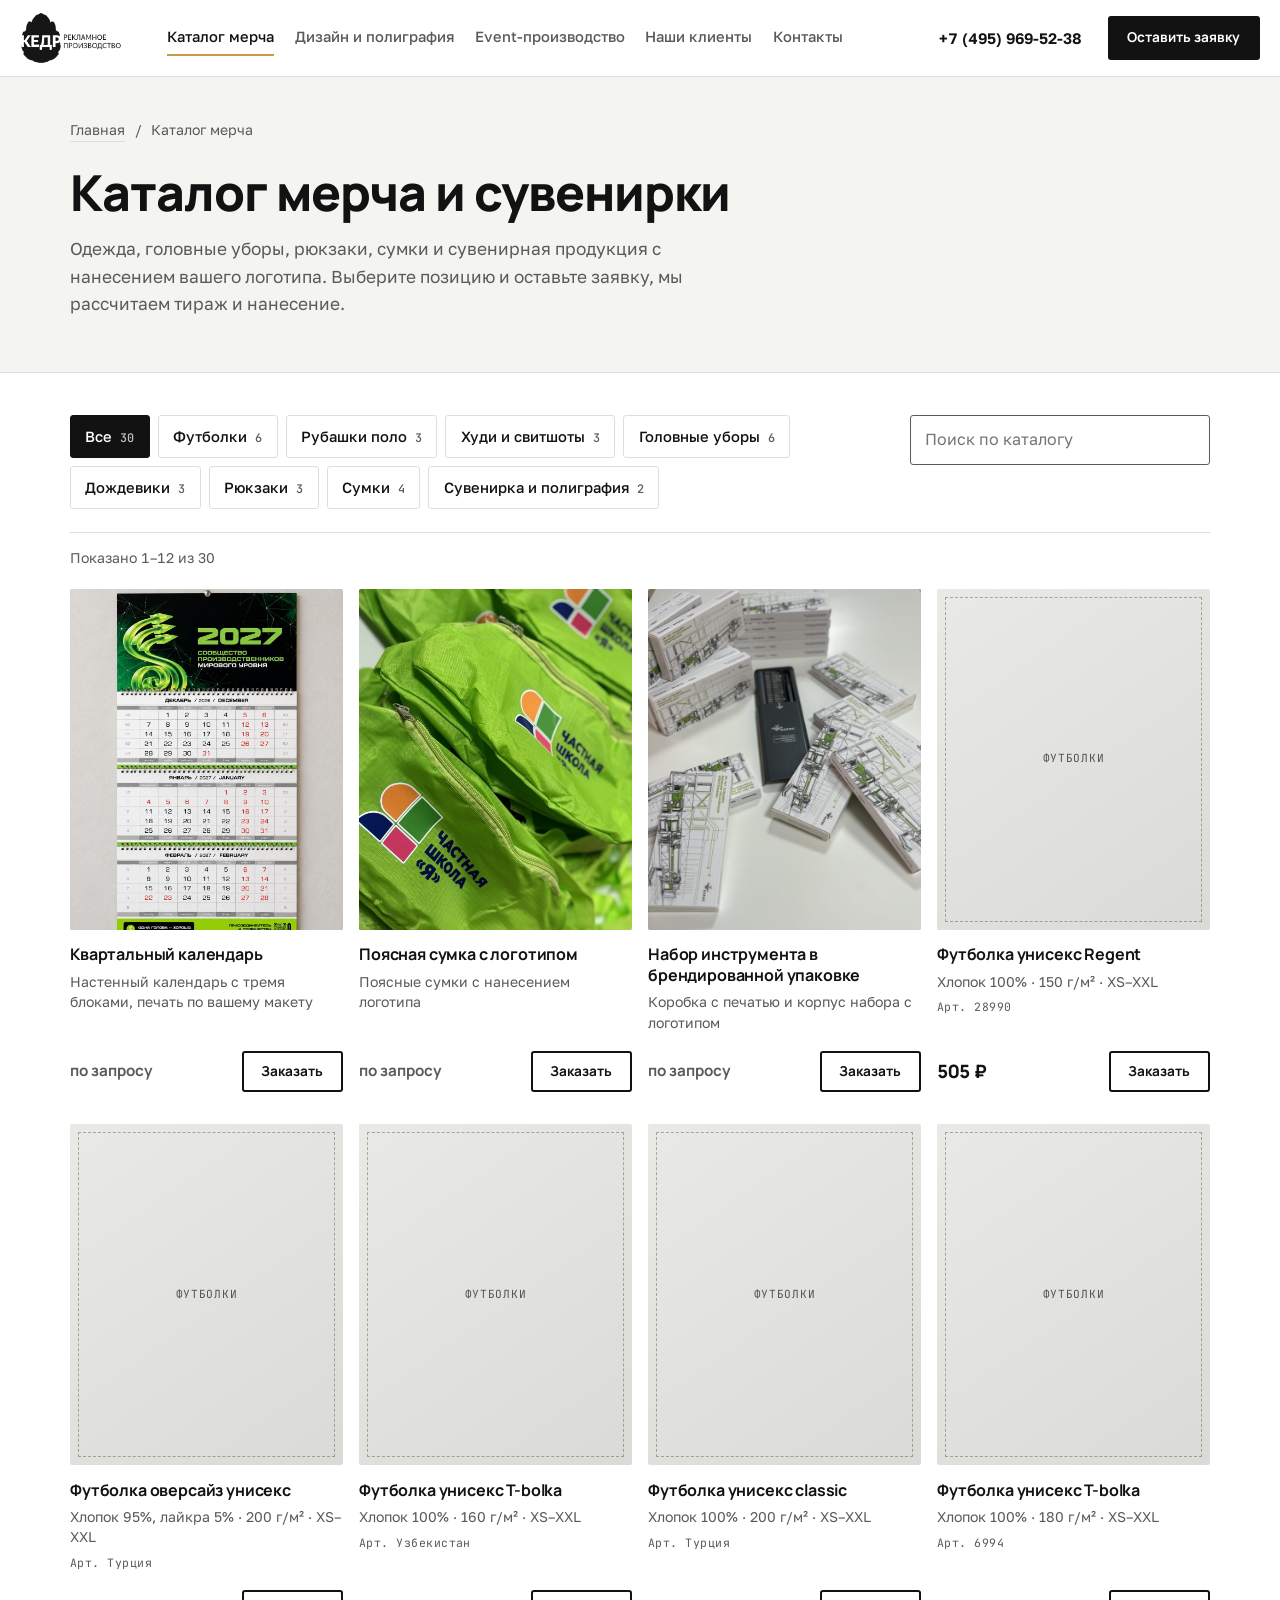
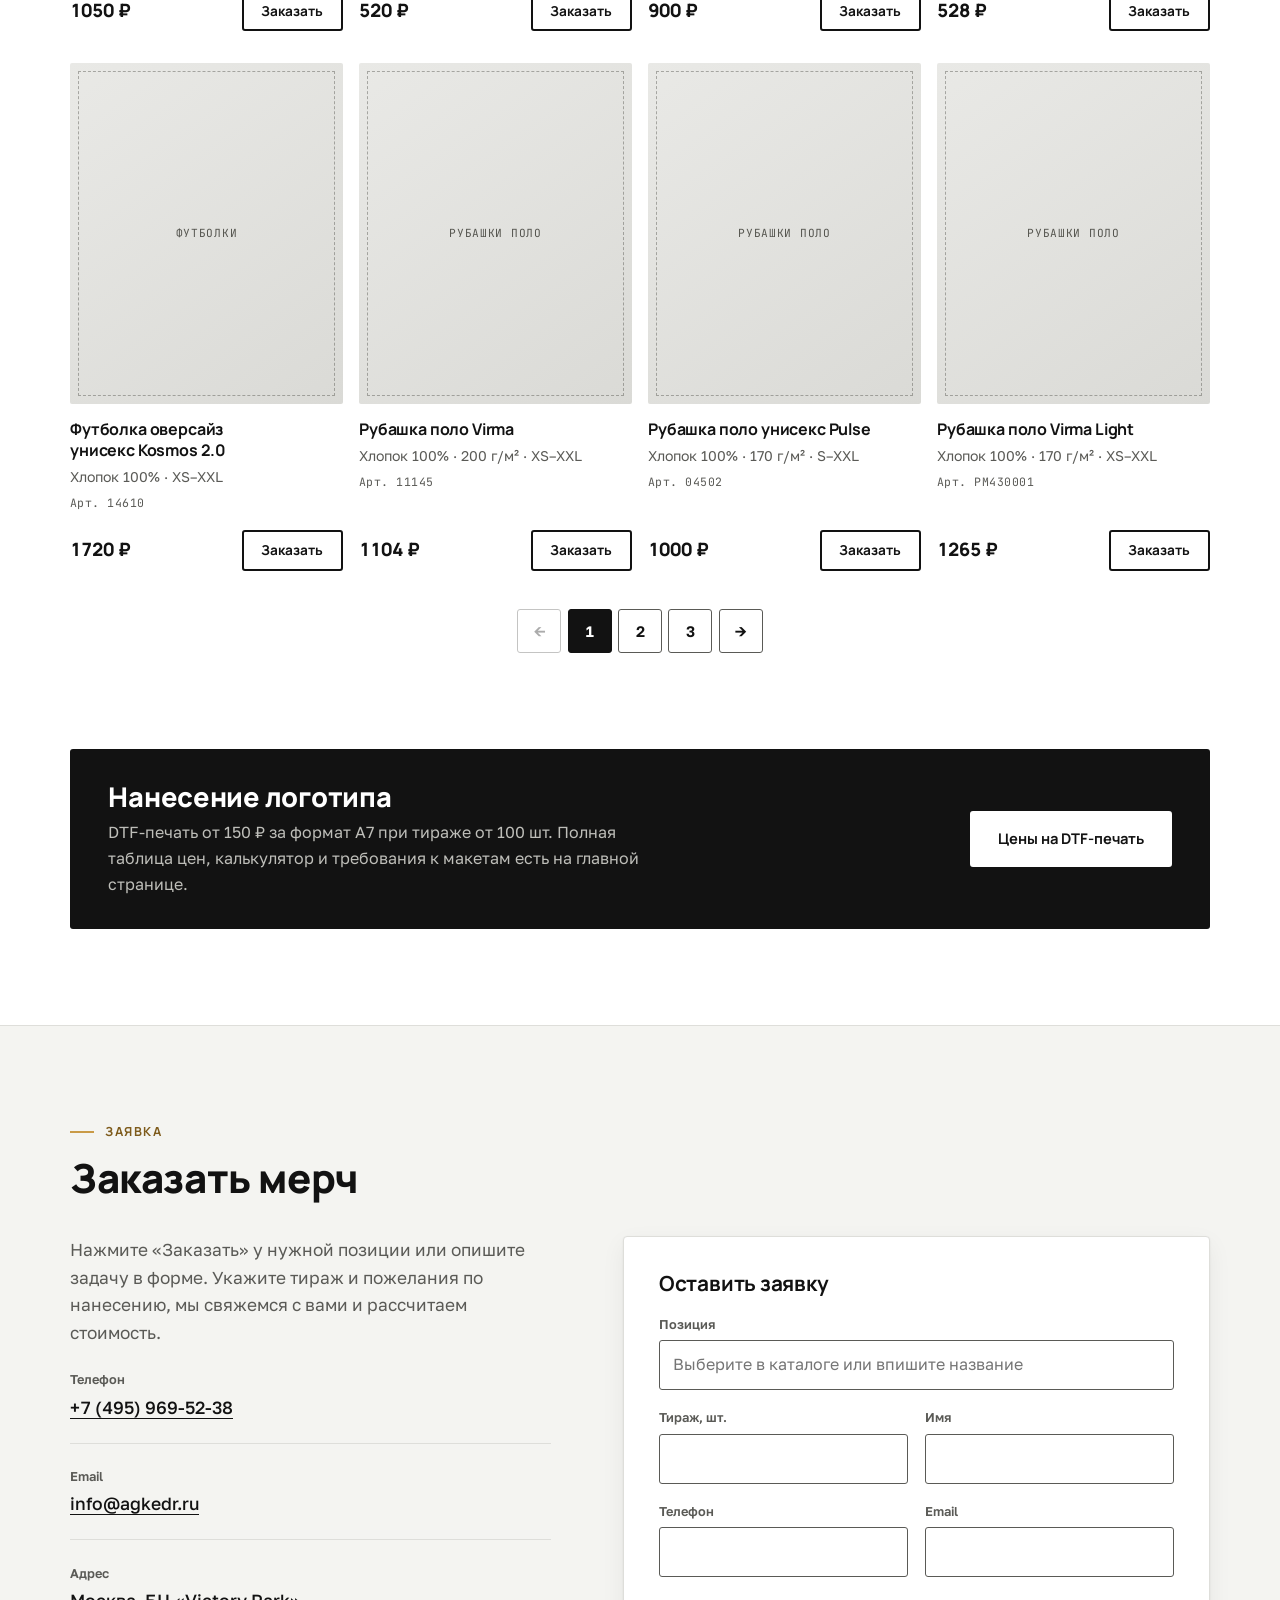
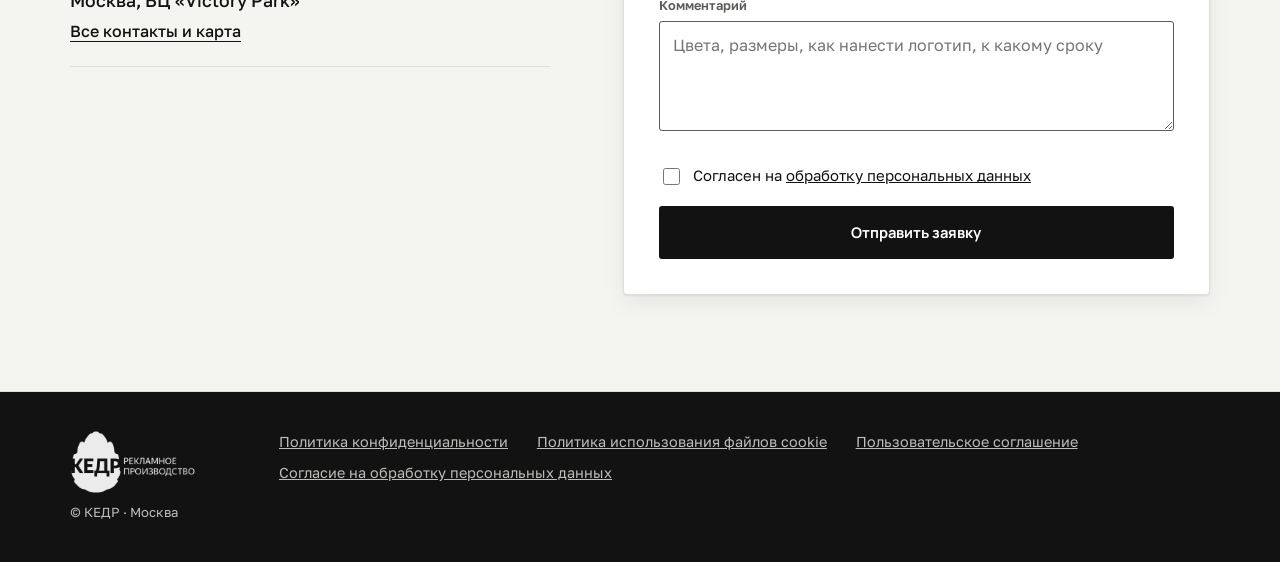
<file: kedr-site-2/merch/index.html>
<!doctype html>
<html lang="ru">
<head>
<meta charset="utf-8">
<meta name="viewport" content="width=device-width, initial-scale=1">
<title>Каталог мерча и сувенирки — КЕДР</title>
<meta name="description" content="Каталог мерча КЕДР: футболки, рубашки поло, худи и свитшоты, головные уборы, дождевики, рюкзаки, сумки и сувенирная продукция с нанесением логотипа. Москва.">
<link rel="canonical" href="https://agkedr.ru/merch/">
<link rel="icon" href="../img/favicon.png" type="image/png">
<link rel="apple-touch-icon" href="../img/apple-touch-icon.png">
<link rel="preconnect" href="https://fonts.googleapis.com">
<link rel="preconnect" href="https://fonts.gstatic.com" crossorigin>
<link rel="stylesheet" href="https://fonts.googleapis.com/css2?family=Manrope:wght@500;700;800&family=Golos+Text:wght@400;500;600&family=JetBrains+Mono:wght@400;500&display=swap">
<link rel="stylesheet" href="../assets/site.css">
<link rel="stylesheet" href="../assets/catalog.css">
</head>
<body>
<div id="top" lang="ru">

<header class="hdr">
  <div class="wrap hdr-in">
    <a class="logo" href="../index.html" aria-label="КЕДР, рекламное производство, на главную">
      <img class="logo-img" src="../img/logo.png" width="102" height="52" alt="КЕДР. Рекламное производство">
    </a>
    <nav class="nav" aria-label="Разделы сайта">
      <a href="index.html" aria-current="page">Каталог мерча</a>
      <a href="../index.html#design">Дизайн и полиграфия</a>
      <a href="../index.html#event">Event-производство</a>
      <a href="../index.html#clients">Наши клиенты</a>
      <a href="../index.html#contacts">Контакты</a>
    </nav>
    <a class="hdr-phone" href="tel:+74959695238">+7 (495) 969-52-38</a>
    <a class="btn small" href="#order">Оставить заявку</a>
  </div>
</header>

<main>
<section class="cat-hero">
  <div class="wrap">
    <nav class="crumbs" aria-label="Хлебные крошки">
      <a href="../index.html">Главная</a><span aria-hidden="true">/</span><span aria-current="page">Каталог мерча</span>
    </nav>
    <h1>Каталог мерча и сувенирки</h1>
    <p class="lead">Одежда, головные уборы, рюкзаки, сумки и сувенирная продукция с нанесением вашего логотипа. Выберите позицию и оставьте заявку, мы рассчитаем тираж и нанесение.</p>
  </div>
</section>

<section class="sec" id="catalog">
  <div class="wrap">
    <div class="cat-bar">
      <div class="chips" id="chips" role="group" aria-label="Категории"></div>
      <div class="search">
        <label class="sr-only" for="q">Поиск по каталогу</label>
        <input id="q" type="search" placeholder="Поиск по каталогу" autocomplete="off">
      </div>
    </div>
    <p class="cat-status" id="status" aria-live="polite"></p>

    <!-- data-ratio задаёт форму рамки всех фото: 4/5, 1/1, 3/4, 2/3 ... -->
    <ul class="cat-grid" id="grid" data-ratio="4/5"></ul>
    <noscript><p class="cat-empty">Для показа каталога нужен включённый JavaScript.</p></noscript>

    <div class="cat-empty" id="empty" hidden>
      <p>Ничего не нашлось. Попробуйте другой запрос или выберите другую категорию.</p>
      <button class="btn ghost small" id="reset" type="button">Сбросить фильтры</button>
    </div>
    <nav class="pages" id="pages" aria-label="Страницы каталога" hidden></nav>
  </div>
</section>

<section class="sec" style="padding-top:0">
  <div class="wrap">
    <div class="dtf-note">
      <div>
        <h2>Нанесение логотипа</h2>
        <p>DTF-печать от 150 ₽ за формат А7 при тираже от 100 шт. Полная таблица цен, калькулятор и требования к макетам есть на главной странице.</p>
      </div>
      <a class="btn" href="../index.html#dtf">Цены на DTF-печать</a>
    </div>
  </div>
</section>

<section class="sec alt" id="order">
  <div class="wrap">
    <p class="eyebrow">Заявка</p>
    <h2 style="margin-top:.8rem">Заказать мерч</h2>
    <div class="c-grid">
      <div class="c-info">
        <p class="lead">Нажмите «Заказать» у нужной позиции или опишите задачу в форме. Укажите тираж и пожелания по нанесению, мы свяжемся с вами и рассчитаем стоимость.</p>
        <div class="c-item"><span class="lbl">Телефон</span><span class="val num"><a href="tel:+74959695238">+7 (495) 969-52-38</a></span></div>
        <div class="c-item"><span class="lbl">Email</span><span class="val"><a href="mailto:info@agkedr.ru">info@agkedr.ru</a></span></div>
        <div class="c-item"><span class="lbl">Адрес</span><span class="val">Москва, БЦ «Victory Park»</span><span class="val" style="font-size:1rem"><a href="../index.html#contacts">Все контакты и карта</a></span></div>
      </div>

      <form class="form" id="lead" novalidate>
        <h3>Оставить заявку</h3>
        <div class="field"><label for="o-item">Позиция</label><input id="o-item" type="text" placeholder="Выберите в каталоге или впишите название"></div>
        <div class="form-2">
          <div class="field"><label for="o-qty">Тираж, шт.</label><input id="o-qty" type="number" min="1" step="1" inputmode="numeric"></div>
          <div class="field"><label for="o-name">Имя</label><input id="o-name" type="text" autocomplete="name" required></div>
        </div>
        <div class="form-2">
          <div class="field"><label for="o-phone">Телефон</label><input id="o-phone" type="tel" autocomplete="tel" required></div>
          <div class="field"><label for="o-mail">Email</label><input id="o-mail" type="email" autocomplete="email" required></div>
        </div>
        <div class="field"><label for="o-msg">Комментарий</label><textarea id="o-msg" placeholder="Цвета, размеры, как нанести логотип, к какому сроку"></textarea></div>
        <label class="check"><input id="o-ok" type="checkbox" required><span>Согласен на <a href="https://disk.yandex.ru/i/s6eoKev95lXpiw">обработку персональных данных</a></span></label>
        <button class="btn" type="submit">Отправить заявку</button>
        <p class="status" id="f-status" role="status" hidden></p>
      </form>
    </div>
  </div>
</section>
</main>

<footer class="foot">
  <div class="wrap foot-in">
    <div>
      <a class="logo" href="../index.html" aria-label="КЕДР, рекламное производство, на главную"><img class="logo-img" src="../img/logo.png" width="102" height="52" alt="КЕДР. Рекламное производство"></a>
      <small>© КЕДР · Москва</small>
    </div>
    <ul>
      <li><a href="https://disk.yandex.ru/i/nbK76Ke67oqzWQ">Политика конфиденциальности</a></li>
      <li><a href="https://disk.yandex.ru/i/7pPDdAF6OF9CBw">Политика использования файлов cookie</a></li>
      <li><a href="https://disk.yandex.ru/i/O4DbUrhIPmSiEQ">Пользовательское соглашение</a></li>
      <li><a href="https://disk.yandex.ru/i/s6eoKev95lXpiw">Согласие на обработку персональных данных</a></li>
    </ul>
  </div>
</footer>

<a class="up" id="up" href="#top" aria-label="Наверх">↑</a>
</div>

<script src="products.js"></script>
<script src="../assets/lightbox.js"></script>
<script src="catalog.js"></script>
</body>
</html>
</file>
<file: kedr-site-2/assets/site.css>
/* КЕДР: общие стили для всех страниц сайта */
/* base reset: the pages are standalone documents, so they set their own defaults */
html{-webkit-text-size-adjust:100%}
body{margin:0}
[hidden]{display:none!important}
#dtf{scroll-margin-top:90px}

/* Concept: calm corporate page. Cedar green is the one strong colour, a muted brass accent marks small details,
   generous white space, thin rules, one clear hierarchy. Mono is used only for technical specs (DPI, CMYK, sizes). */
:root{
  --font-head:"Manrope","Segoe UI",system-ui,sans-serif;
  --font-body:"Golos Text","Segoe UI",system-ui,sans-serif;
  --font-mono:"JetBrains Mono",ui-monospace,Menlo,Consolas,monospace;

  /* Palette taken from the logo: black on white. The brass accent is used only for thin rules, markers and the selected price cell. */
  --bg:#FFFFFF; --bg-2:#F4F4F1; --surface:#FFFFFF;
  --ink:#121212; --ink-soft:#5A5A56; --line:#DEDEDA;
  --brand:#121212; --brand-hover:#303030; --on-brand:#FFFFFF;
  --panel:#121212; --on-panel:#FFFFFF; --on-panel-soft:#BEBEB9; --panel-line:rgba(255,255,255,.22);
  --accent:#C99A47; --accent-text:#7E5B1C;
  --hit-bg:#F4E5C2; --hit-fg:#121212;
  --ph-1:#E9E9E6; --ph-2:#DADAD6; --ph-3:#E1E1DD; --ph-4:#D0D0CB; --ph-ink:#55554F;
  --shadow:0 1px 2px rgba(18,18,18,.08),0 8px 24px rgba(18,18,18,.06);
  --header-bg:rgba(255,255,255,.93);
  color-scheme:light;
}
@media (prefers-color-scheme: dark){
  :root:not([data-theme="light"]){
    --bg:#101010; --bg-2:#171717; --surface:#1B1B1B;
    --ink:#F2F2F0; --ink-soft:#A3A39E; --line:#2E2E2B;
    --brand:#F2F2F0; --brand-hover:#FFFFFF; --on-brand:#101010;
    --panel:#1F1F1F; --on-panel:#F2F2F0; --on-panel-soft:#A9A9A4; --panel-line:rgba(242,242,240,.2);
    --accent:#D9B063; --accent-text:#DDB769;
    --hit-bg:#4A3B17; --hit-fg:#F6E9CB;
    --ph-1:#1F1F1E; --ph-2:#292927; --ph-3:#242422; --ph-4:#2F2F2D; --ph-ink:#8E8E89;
    --shadow:0 1px 2px rgba(0,0,0,.5),0 8px 24px rgba(0,0,0,.35);
    --header-bg:rgba(16,16,16,.93);
    color-scheme:dark;
  }
}
:root[data-theme="dark"]{
  --bg:#101010; --bg-2:#171717; --surface:#1B1B1B;
  --ink:#F2F2F0; --ink-soft:#A3A39E; --line:#2E2E2B;
  --brand:#F2F2F0; --brand-hover:#FFFFFF; --on-brand:#101010;
  --panel:#1F1F1F; --on-panel:#F2F2F0; --on-panel-soft:#A9A9A4; --panel-line:rgba(242,242,240,.2);
  --accent:#D9B063; --accent-text:#DDB769;
  --hit-bg:#4A3B17; --hit-fg:#F6E9CB;
  --ph-1:#1F1F1E; --ph-2:#292927; --ph-3:#242422; --ph-4:#2F2F2D; --ph-ink:#8E8E89;
  --shadow:0 1px 2px rgba(0,0,0,.5),0 8px 24px rgba(0,0,0,.35);
  --header-bg:rgba(16,16,16,.93);
  color-scheme:dark;
}

*{box-sizing:border-box}
html{scroll-behavior:smooth}
body{background:var(--bg);color:var(--ink);font-family:var(--font-body);font-size:16px;line-height:1.6;-webkit-font-smoothing:antialiased}
a{color:inherit}
img,svg{max-width:100%}
:focus-visible{outline:3px solid var(--accent);outline-offset:3px}
#top{hyphens:auto;overflow-wrap:break-word}
.wrap{max-width:1180px;margin-inline:auto;padding-inline:20px}
.sec{padding-block:clamp(3.2rem,8vw,6rem);scroll-margin-top:90px}
p{margin:0}

/* ---------- type ---------- */
h1,h2,h3,h4{font-family:var(--font-head);margin:0;text-wrap:balance;line-height:1.15;letter-spacing:-.01em}
h2{font-size:clamp(1.6rem,4vw,2.5rem);font-weight:800}
h3{font-size:clamp(1.1rem,2.2vw,1.35rem);font-weight:700}
h4{font-size:1rem;font-weight:700}
.eyebrow{font-family:var(--font-head);font-size:.78rem;font-weight:700;letter-spacing:.12em;text-transform:uppercase;color:var(--accent-text);display:flex;align-items:center;gap:.7rem}
.eyebrow::before{content:"";width:24px;height:2px;background:var(--accent)}
.lead{font-size:1.08rem;color:var(--ink-soft);max-width:62ch}

/* ---------- buttons ---------- */
.btn{display:inline-flex;align-items:center;justify-content:center;gap:.5rem;padding:.9rem 1.6rem;font-family:var(--font-head);font-weight:700;font-size:.92rem;text-decoration:none;
  background:var(--brand);color:var(--on-brand);border:2px solid var(--brand);border-radius:3px;cursor:pointer;transition:background .15s,color .15s,border-color .15s}
.btn:hover{background:var(--brand-hover);border-color:var(--brand-hover)}
.btn.ghost{background:transparent;color:var(--ink);border-color:var(--ink)}
.btn.ghost:hover{background:var(--ink);color:var(--bg);border-color:var(--ink)}
.btn.small{padding:.6rem 1.1rem;font-size:.85rem}

/* ---------- header ---------- */
.hdr{position:sticky;top:env(safe-area-inset-top,0px);z-index:30;background:var(--header-bg);backdrop-filter:blur(10px);-webkit-backdrop-filter:blur(10px);border-bottom:1px solid var(--line)}
.hdr-in{display:flex;flex-wrap:wrap;align-items:center;gap:.4rem 1.6rem;padding-block:.75rem}
.logo{display:flex;align-items:center;gap:.6rem;text-decoration:none;margin-right:auto}
.logo svg{width:28px;height:32px;flex:none}
.logo b{font-family:var(--font-head);font-weight:800;font-size:1.35rem;letter-spacing:.04em}
.tree-a{fill:var(--brand)} .tree-b{fill:var(--accent)} .tree-t{fill:var(--ink)}
.nav{order:3;width:100%;display:flex;gap:1.5rem;overflow-x:auto;font-size:.92rem;font-weight:500;scrollbar-width:none}
.nav::-webkit-scrollbar{display:none}
.nav a{text-decoration:none;white-space:nowrap;padding-block:.3rem;border-bottom:2px solid transparent;color:var(--ink-soft)}
.nav a:hover{color:var(--ink);border-bottom-color:var(--accent)}
.hdr-phone{font-weight:600;font-size:.95rem;text-decoration:none;white-space:nowrap;font-variant-numeric:tabular-nums}
.hdr .btn{display:none}
/* header: one row from 1240px (wider frame); on narrower screens the menu sits on its own row below the logo */
@media (min-width:700px){.hdr .btn{display:inline-flex}}
@media (min-width:1240px){
  .hdr .wrap{max-width:1320px}
  .nav{order:0;width:auto;overflow:visible;margin-right:auto;gap:1.3rem}
  .logo{margin-right:1.2rem}
}

/* ---------- logo image (black artwork with transparent background) ---------- */
.logo-img{display:block;height:52px;width:auto}
@media (max-width:560px){.logo-img{height:44px}}
@media (prefers-color-scheme: dark){:root:not([data-theme="light"]) .logo-img{filter:invert(1)}}
:root[data-theme="dark"] .logo-img{filter:invert(1)}
.foot .logo-img{filter:invert(1);height:64px}

/* ---------- hero ---------- */
.hero{background:var(--bg-2);padding-block:clamp(2.5rem,6vw,5rem);border-bottom:1px solid var(--line)}
.hero-grid{display:grid;gap:2.5rem;align-items:stretch}
@media (min-width:920px){.hero-grid{grid-template-columns:1.2fr .8fr;gap:4rem}}
.hero-copy{display:flex;flex-direction:column;gap:1.5rem;justify-content:center;min-width:0}
.hero h1{font-size:clamp(1.8rem,5vw,3.4rem);font-weight:800;line-height:1.1;letter-spacing:-.02em;overflow-wrap:anywhere}
.hero h1 em{font-style:normal;color:var(--brand)}
.cta-row{display:flex;flex-wrap:wrap;gap:.9rem}
.hero-panel{background:var(--panel);color:var(--on-panel);padding:clamp(1.6rem,3vw,2.4rem);display:flex;flex-direction:column;gap:1.6rem;min-width:0;border-radius:3px}
.hero-panel .num{font-family:var(--font-head);font-weight:800;font-size:clamp(4rem,10vw,6.5rem);line-height:.9;letter-spacing:-.04em}
.hero-panel .num small{font-size:.28em;font-weight:700;letter-spacing:0;margin-left:.4rem}
.hero-panel .sub{color:var(--on-panel-soft);font-size:1rem;max-width:30ch}
.dirs{list-style:none;margin:0;padding:0;border-top:1px solid var(--panel-line)}
.dirs a{display:flex;justify-content:space-between;align-items:center;gap:1rem;padding:.95rem 0;border-bottom:1px solid var(--panel-line);text-decoration:none;font-family:var(--font-head);font-weight:700}
.dirs a span:last-child{color:var(--accent);transition:transform .15s}
.dirs a:hover span:last-child{transform:translateX(4px)}

/* ---------- advantages ---------- */
.adv{display:grid;grid-template-columns:1fr;border-top:1px solid var(--line)}
@media (min-width:640px){.adv{grid-template-columns:repeat(2,1fr)}}
@media (min-width:1060px){.adv{grid-template-columns:repeat(4,1fr)}}
.adv article{padding:1.8rem 1.6rem 1.8rem 0;display:flex;flex-direction:column;gap:.8rem;min-width:0;border-bottom:1px solid var(--line)}
@media (min-width:1060px){.adv article{border-bottom:0;padding-right:1.8rem}.adv article+article{padding-left:1.8rem;border-left:1px solid var(--line)}}
@media (min-width:640px) and (max-width:1059px){.adv article:nth-child(even){padding-left:1.6rem;border-left:1px solid var(--line)}}
.adv .ic{width:40px;height:40px;display:grid;place-items:center;background:var(--bg-2);border:1px solid var(--line);color:var(--brand);border-radius:3px}
.adv .ic svg{width:22px;height:22px;stroke:currentColor;fill:none;stroke-width:1.8;stroke-linecap:round;stroke-linejoin:round}
.adv h3{font-size:1.05rem}
.adv p{font-size:.95rem;color:var(--ink-soft)}

/* ---------- section head ---------- */
.sec-head{display:grid;gap:.9rem;margin-bottom:2.2rem}
@media (min-width:820px){.sec-head{grid-template-columns:1fr auto;align-items:end;gap:.9rem 3rem}.sec-head .eyebrow{grid-column:1/-1}}

/* ---------- photo pager: two rows per page, fixed tile shape, click opens the whole photo ---------- */
/* Change the tile shape of a gallery with data-ratio on its .pg element: 1/1, 4/5, 3/2 ... */
.pg{--ratio:1/1;--nav-fg:var(--ink);--nav-line:var(--ink-soft);--nav-hover:var(--bg);min-width:0}
.pg-track{display:flex;overflow-x:auto;scroll-snap-type:x mandatory;overscroll-behavior-x:contain;scrollbar-width:none}
.pg-track::-webkit-scrollbar{display:none}
.pg-page{flex:0 0 100%;min-width:0;scroll-snap-align:start;display:grid;grid-template-columns:repeat(var(--cols,4),minmax(0,1fr));gap:12px;align-content:start}
.tile{position:relative;display:block;width:100%;aspect-ratio:var(--ratio);padding:0;margin:0;border:0;background:var(--ph-2);overflow:hidden;cursor:zoom-in;border-radius:2px}
.tile img{position:absolute;inset:0;width:100%;height:100%;object-fit:cover;display:block;transition:transform .4s ease}
.tile:hover img{transform:scale(1.05)}
.tile::after{content:"+";position:absolute;right:8px;bottom:8px;width:28px;height:28px;display:grid;place-items:center;background:rgba(10,24,18,.72);color:#fff;font-size:1.15rem;line-height:1;opacity:0;transition:opacity .2s}
.tile:hover::after,.tile:focus-visible::after{opacity:1}
.pg-nav{display:flex;align-items:center;gap:.9rem;margin-top:1.2rem}
.pg-nav[hidden]{display:none}
.pg-btn{width:44px;height:44px;flex:none;display:grid;place-items:center;background:transparent;color:var(--nav-fg);border:1px solid var(--nav-line);border-radius:3px;cursor:pointer;font-size:1.15rem;line-height:1}
.pg-btn:hover:not(:disabled){background:var(--nav-fg);color:var(--nav-hover)}
.pg-btn:disabled{opacity:.35;cursor:default}
.pg-dots{display:flex;flex-wrap:wrap;flex:1;min-width:0}
.pg-dot{width:26px;height:18px;padding:7px 0;border:0;background:var(--nav-line);background-clip:content-box;opacity:.55;cursor:pointer;margin-right:4px}
.pg-dot[aria-current="true"]{background:var(--accent);background-clip:content-box;opacity:1}
.pg-count{font-family:var(--font-mono);font-size:.8rem;color:var(--nav-fg);opacity:.8;white-space:nowrap}

/* ---------- lightbox (one look in both themes) ---------- */
.lb{position:fixed;inset:0;z-index:100;background:rgba(7,15,11,.97);display:grid;grid-template-rows:minmax(0,1fr) auto;padding:max(16px,env(safe-area-inset-top,0px)) 16px max(16px,env(safe-area-inset-bottom,0px));color:#fff}
.lb[hidden]{display:none}
.lb-stage{position:relative;min-height:0;display:grid;place-items:center}
.lb-img{display:block;max-width:100%;max-height:calc(100vh - 130px);max-height:calc(100dvh - 130px);width:auto;height:auto;object-fit:contain}
.lb-bar{display:flex;justify-content:space-between;gap:1rem;align-items:center;padding-top:.9rem;font-size:.92rem}
.lb-cap{min-width:0;overflow-wrap:anywhere;color:rgba(255,255,255,.85)}
.lb-count{font-family:var(--font-mono);font-size:.82rem;white-space:nowrap;color:rgba(255,255,255,.8)}
.lb-btn{position:absolute;width:48px;height:48px;display:grid;place-items:center;background:rgba(255,255,255,.12);color:#fff;border:1px solid rgba(255,255,255,.35);border-radius:3px;cursor:pointer;font-size:1.4rem;line-height:1}
.lb-btn:hover{background:rgba(255,255,255,.28)}
.lb-x{top:calc(4px + env(safe-area-inset-top,0px));right:4px;z-index:2}
.lb-prev{left:4px;top:50%;margin-top:-24px;z-index:2}
.lb-next{right:4px;top:50%;margin-top:-24px;z-index:2}
.lb :focus-visible{outline:3px solid var(--accent);outline-offset:2px}

/* ---------- DTF ---------- */
.dtf{display:grid;gap:3rem;margin-top:clamp(3rem,7vw,5rem);padding-top:clamp(2.2rem,5vw,3.4rem);border-top:1px solid var(--line)}
@media (min-width:980px){.dtf{grid-template-columns:.9fr 1.1fr;gap:4.5rem}}
.dtf>div{display:flex;flex-direction:column;gap:1.4rem;min-width:0}
.dtf h3.big{font-size:clamp(1.35rem,3vw,1.9rem);font-weight:800}
.benefits{display:grid;margin:0;padding:0;list-style:none;border-top:1px solid var(--line)}
.benefits li{padding-block:1.1rem;border-bottom:1px solid var(--line);display:grid;gap:.25rem}
.benefits h4{display:flex;gap:.6rem;align-items:center}
.benefits h4::before{content:"";width:8px;height:8px;background:var(--accent);flex:none}
.benefits p{color:var(--ink-soft);font-size:.96rem;padding-left:1.4rem}
.calc{background:var(--surface);border:1px solid var(--line);border-radius:4px;box-shadow:var(--shadow);padding:1.4rem}
.calc-row{display:grid;gap:.9rem;grid-template-columns:1fr 1fr}
@media (max-width:460px){.calc-row{grid-template-columns:1fr}}
.field{display:flex;flex-direction:column;gap:.35rem;min-width:0}
.field label,.lbl{font-size:.8rem;font-weight:600;color:var(--ink-soft)}
.field select,.field input[type=number],.field input[type=text],.field input[type=tel],.field input[type=email],.field textarea{width:100%;font:inherit;font-size:1rem;padding:.7rem .8rem;background:var(--bg);color:var(--ink);border:1px solid var(--ink-soft);border-radius:3px}
.field select:focus,.field input:focus,.field textarea:focus{outline:3px solid var(--accent);outline-offset:1px;border-color:var(--ink)}
.check{display:flex;gap:.6rem;align-items:flex-start;font-size:.93rem;margin-top:1rem}
.check input{width:1.1rem;height:1.1rem;margin-top:.2rem;accent-color:var(--brand);flex:none}
.calc-out{margin-top:1.1rem;padding-top:1.1rem;border-top:1px solid var(--line);display:flex;flex-wrap:wrap;gap:.4rem 2rem;font-variant-numeric:tabular-nums}
.calc-out .big{font-family:var(--font-head);font-weight:800;font-size:1.7rem;line-height:1.2}
.calc-out .note{font-size:.93rem;color:var(--ink-soft);flex-basis:100%}
.calc-hint{font-size:.8rem;color:var(--ink-soft);margin-top:.7rem}
.tbl-wrap{overflow-x:auto;border:1px solid var(--line);border-radius:4px;background:var(--surface)}
table.price{width:100%;border-collapse:collapse;min-width:430px;font-variant-numeric:tabular-nums}
table.price caption{caption-side:top;text-align:left;padding:.9rem 1.1rem;font-family:var(--font-head);font-weight:700;border-bottom:1px solid var(--line)}
table.price th,table.price td{padding:.8rem 1.1rem;text-align:right;border-bottom:1px solid var(--line)}
table.price thead th{background:var(--brand);color:var(--on-brand);font-family:var(--font-head);font-size:.82rem;font-weight:700;border-bottom:0}
table.price tbody th{text-align:left;font-weight:600;white-space:nowrap}
table.price tbody tr:last-child th,table.price tbody tr:last-child td{border-bottom:0}
table.price td.hit{background:var(--hit-bg);color:var(--hit-fg);font-weight:700;box-shadow:inset 0 0 0 2px var(--accent)}
.price-notes{display:grid;gap:.3rem;font-size:.93rem;color:var(--ink-soft)}
details.req{border:1px solid var(--line);border-radius:4px;background:var(--surface)}
details.req summary{cursor:pointer;list-style:none;padding:1rem 1.2rem;font-family:var(--font-head);font-weight:700;display:flex;justify-content:space-between;align-items:center;gap:1rem}
details.req summary::-webkit-details-marker{display:none}
details.req summary::after{content:"+";font-size:1.5rem;line-height:1;color:var(--accent-text);font-weight:500}
details.req[open] summary::after{content:"\2212"}
details.req[open] summary{border-bottom:1px solid var(--line)}
.req dl{margin:0}
.req .row{display:grid;gap:.15rem 1.5rem;padding:.8rem 1.2rem;border-top:1px solid var(--line)}
.req .row:first-child{border-top:0}
@media (min-width:560px){.req .row{grid-template-columns:minmax(0,13rem) 1fr}}
.req dt{font-size:.85rem;color:var(--ink-soft);font-weight:500}
.req dd{margin:0;font-family:var(--font-mono);font-size:.88rem}
.req dd.t{font-family:var(--font-body);font-size:.95rem}

/* ---------- alternate backgrounds ---------- */
.alt{background:var(--bg-2);border-block:1px solid var(--line)}
.panel{background:var(--panel);color:var(--on-panel)}
.panel .eyebrow{color:var(--accent)}
.panel .lead{color:var(--on-panel-soft)}
.panel .pg{--nav-fg:var(--on-panel);--nav-line:rgba(255,255,255,.55);--nav-hover:var(--panel)}
.ev{display:grid;gap:2.8rem}
@media (min-width:960px){.ev{grid-template-columns:1fr 1fr;gap:4.5rem;align-items:start}}
.ev-list{display:grid;margin:0;padding:0;list-style:none;border-top:1px solid var(--panel-line)}
.ev-list li{padding-block:1.4rem;border-bottom:1px solid var(--panel-line);display:grid;gap:.5rem}
.ev-list h3{font-size:1.08rem;display:flex;gap:.7rem;align-items:center}
.ev-list h3::before{content:"";width:8px;height:8px;background:var(--accent);flex:none}
.ev-list p{color:var(--on-panel-soft);font-size:.96rem;padding-left:1.5rem}

/* ---------- clients: logos step along one by one; arrows, swipe and keys move them by hand ---------- */
.cl{--w:190px;--gap:16px;--nav-fg:var(--ink);--nav-line:var(--ink-soft);--nav-hover:var(--bg);margin-top:2.4rem;display:flex;align-items:center;gap:.9rem}
@media (max-width:560px){.cl{--w:150px;--gap:12px;gap:.5rem}}
.cl-view{flex:1;min-width:0;overflow:hidden;touch-action:pan-y}
.cl-view:focus-visible{outline-offset:4px}
.cl-track{display:flex;width:max-content;transition:transform .6s cubic-bezier(.45,.05,.2,1);will-change:transform}
.cl-track.nt{transition:none}
.cl-item{flex:none;width:var(--w);height:100px;margin-right:var(--gap);display:grid;place-items:center;padding:16px;background:#FFFFFF;border:1px solid var(--line);border-radius:2px;color:#4E6156;font-family:var(--font-mono);font-size:.74rem;letter-spacing:.06em;text-transform:uppercase;text-align:center}
.cl-item.ph{border:1px dashed #7C8F84}
.cl-item img{max-width:100%;max-height:100%;object-fit:contain;filter:grayscale(1);opacity:.85;transition:filter .25s,opacity .25s}
.cl-item:hover img{filter:none;opacity:1}

/* ---------- contacts ---------- */
.c-grid{display:grid;gap:3rem;margin-top:2.2rem}
@media (min-width:960px){.c-grid{grid-template-columns:.9fr 1.1fr;gap:4.5rem}}
.c-info{display:flex;flex-direction:column;gap:1.4rem;min-width:0}
.c-item{display:grid;gap:.25rem;padding-bottom:1.3rem;border-bottom:1px solid var(--line)}
.c-item .val{font-size:1.1rem;font-weight:500;overflow-wrap:anywhere}
.c-item .val.num{font-variant-numeric:tabular-nums}
.c-item a{text-decoration-thickness:1px;text-underline-offset:4px}
.c-item .coord{font-family:var(--font-mono);font-size:.8rem;color:var(--ink-soft)}
.c-actions{display:flex;flex-wrap:wrap;gap:.7rem}
.form{background:var(--surface);border:1px solid var(--line);border-radius:4px;box-shadow:var(--shadow);padding:clamp(1.3rem,3vw,2.2rem);display:grid;gap:1.1rem;min-width:0}
.form h3{font-size:1.3rem}
.form textarea{min-height:110px;resize:vertical}
.form input[type=file]{font:inherit;font-size:.92rem;width:100%;padding:.6rem;border:1px dashed var(--ink-soft);background:var(--bg);color:var(--ink);border-radius:3px}
.form-2{display:grid;gap:1.1rem}
@media (min-width:560px){.form-2{grid-template-columns:1fr 1fr}}
.status{font-size:.95rem;padding:.85rem 1rem;border-left:4px solid var(--accent);background:var(--bg-2)}
.status[hidden]{display:none}

/* ---------- footer ---------- */
.foot{background:var(--panel);color:var(--on-panel);padding-block:2.4rem calc(2.4rem + env(safe-area-inset-bottom,0px))}
.foot-in{display:grid;gap:1.8rem}
@media (min-width:900px){.foot-in{grid-template-columns:auto 1fr;gap:4rem;align-items:start}}
.foot ul{list-style:none;margin:0;padding:0;display:flex;flex-wrap:wrap;gap:.5rem 1.8rem;font-size:.9rem;color:var(--on-panel-soft)}
.foot small{display:block;color:var(--on-panel-soft);margin-top:.5rem;font-size:.82rem}
.up{position:fixed;right:16px;bottom:calc(16px + env(safe-area-inset-bottom,0px));z-index:40;width:46px;height:46px;display:grid;place-items:center;background:var(--brand);color:var(--on-brand);border-radius:3px;box-shadow:var(--shadow);font-size:1.25rem;text-decoration:none;opacity:0;pointer-events:none;transform:translateY(8px);transition:opacity .2s,transform .2s}
.up.show{opacity:1;pointer-events:auto;transform:none}

/* ---------- small motion ---------- */
.rv{transform:translateY(16px);transition:transform .6s cubic-bezier(.2,.8,.2,1)}
.rv.in{transform:none}
@media (prefers-reduced-motion:reduce){
  html{scroll-behavior:auto}
  .rv{transform:none;transition:none}
  .btn,.up,.dirs a span:last-child,.tile img{transition:none}
  .cl-track{transition:none}
}
</file>
<file: kedr-site-2/assets/catalog.css>
/* КЕДР: стили страницы каталога (подключается после site.css) */
.sr-only{position:absolute;width:1px;height:1px;margin:-1px;padding:0;overflow:hidden;clip:rect(0 0 0 0);white-space:nowrap;border:0}
.nav a[aria-current="page"]{color:var(--ink);border-bottom-color:var(--accent)}

/* ---------- top of the page ---------- */
.cat-hero{background:var(--bg-2);border-bottom:1px solid var(--line);padding-block:clamp(1.5rem,4vw,2.6rem) clamp(2rem,5vw,3.4rem)}
.crumbs{display:flex;flex-wrap:wrap;gap:.3rem .6rem;font-size:.88rem;color:var(--ink-soft);margin-bottom:1.4rem}
.crumbs a{text-decoration:none;border-bottom:1px solid var(--line)}
.crumbs a:hover{color:var(--ink);border-bottom-color:var(--accent)}
.cat-hero h1{font-size:clamp(1.9rem,4.8vw,3.1rem);font-weight:800;line-height:1.1;letter-spacing:-.02em;margin-bottom:1rem}

#catalog{padding-top:clamp(1.6rem,4vw,2.6rem)}

/* ---------- filters ---------- */
.cat-bar{display:grid;gap:1rem;margin-bottom:1.4rem}
@media (min-width:900px){.cat-bar{grid-template-columns:minmax(0,1fr) 300px;gap:2rem;align-items:start}}
.chips{display:flex;flex-wrap:wrap;gap:.5rem}
.chip{font:inherit;font-size:.92rem;font-weight:500;display:inline-flex;gap:.5rem;align-items:baseline;padding:.55rem .9rem;background:var(--surface);color:var(--ink);border:1px solid var(--line);border-radius:3px;cursor:pointer;transition:background .15s,color .15s,border-color .15s}
.chip small{font-family:var(--font-mono);font-size:.74rem;color:var(--ink-soft)}
.chip:hover{border-color:var(--ink)}
.chip[aria-pressed="true"]{background:var(--ink);color:var(--bg);border-color:var(--ink)}
.chip[aria-pressed="true"] small{color:inherit;opacity:.75}
.search input{width:100%;font:inherit;font-size:1rem;padding:.7rem .85rem;background:var(--bg);color:var(--ink);border:1px solid var(--ink-soft);border-radius:3px}
.search input:focus{outline:3px solid var(--accent);outline-offset:1px;border-color:var(--ink)}
.cat-status{margin:0 0 1.2rem;padding-top:.9rem;border-top:1px solid var(--line);font-size:.88rem;color:var(--ink-soft);font-variant-numeric:tabular-nums}

/* ---------- product grid ---------- */
/* the shape of every photo frame comes from data-ratio on #grid (set in merch/index.html) */
.cat-grid{--ratio:4/5;display:grid;grid-template-columns:repeat(2,minmax(0,1fr));gap:1.6rem 12px;margin:0;padding:0;list-style:none}
@media (min-width:640px){.cat-grid{grid-template-columns:repeat(3,minmax(0,1fr));gap:2rem 16px}}
@media (min-width:1000px){.cat-grid{grid-template-columns:repeat(4,minmax(0,1fr))}}
.card{display:flex;flex-direction:column;gap:.9rem;min-width:0}
.card .tile.empty{cursor:default;display:grid;place-items:center;background:linear-gradient(145deg,var(--ph-1),var(--ph-2));color:var(--ph-ink)}
.card .tile.empty::before{content:"";position:absolute;inset:8px;border:1px dashed color-mix(in srgb,var(--ph-ink) 45%,transparent)}
.card .tile.empty::after{display:none}
.card .tile.empty span{position:relative;font-family:var(--font-mono);font-size:.7rem;letter-spacing:.06em;text-transform:uppercase;text-align:center;padding:0 1rem}
.tile-n{position:absolute;left:8px;top:8px;z-index:1;padding:.15rem .5rem;background:rgba(10,20,15,.74);color:#fff;font-family:var(--font-mono);font-size:.7rem;letter-spacing:.04em}
.card-body{display:flex;flex-direction:column;gap:.4rem;flex:1;min-width:0}
.card h3{font-size:1rem;font-weight:700;line-height:1.3;overflow-wrap:anywhere}
.card .spec{font-size:.88rem;color:var(--ink-soft);line-height:1.45}
.card .art{font-family:var(--font-mono);font-size:.72rem;letter-spacing:.04em;color:var(--ink-soft)}
.card-foot{margin-top:auto;padding-top:.7rem;display:flex;flex-wrap:wrap;justify-content:space-between;align-items:center;gap:.6rem}
.c-price{font-family:var(--font-head);font-weight:800;font-size:1.15rem;font-variant-numeric:tabular-nums}
.c-price.ask{font-size:.95rem;font-weight:700;color:var(--ink-soft)}

.cat-empty{padding:3rem 1rem;text-align:center;border:1px dashed var(--ink-soft);color:var(--ink-soft);display:grid;gap:1rem;justify-items:center}

/* ---------- pages ---------- */
.pages{--nav-fg:var(--ink);--nav-line:var(--ink-soft);--nav-hover:var(--bg);display:flex;flex-wrap:wrap;justify-content:center;gap:.4rem;margin-top:2.4rem}
.pages .pg-btn{font:inherit;font-size:.95rem;font-weight:600;font-variant-numeric:tabular-nums;width:auto;min-width:44px;padding:0 .7rem}
.pages .pg-btn[aria-current="page"]{background:var(--ink);color:var(--bg);border-color:var(--ink);cursor:default}
.pages .gap{display:grid;place-items:center;min-width:28px;color:var(--ink-soft)}

/* ---------- DTF note ---------- */
.dtf-note{display:grid;gap:1.2rem;padding:1.6rem;background:var(--panel);color:var(--on-panel);border-radius:3px}
@media (min-width:760px){.dtf-note{grid-template-columns:minmax(0,1fr) auto;align-items:center;gap:2rem;padding:2rem 2.4rem}}
.dtf-note h2{font-size:clamp(1.25rem,3vw,1.7rem)}
.dtf-note p{color:var(--on-panel-soft);margin-top:.5rem;max-width:56ch}
.dtf-note .btn{background:var(--on-panel);color:var(--panel);border-color:var(--on-panel)}
.dtf-note .btn:hover{background:transparent;color:var(--on-panel);border-color:var(--on-panel)}

@media (prefers-reduced-motion:reduce){.chip{transition:none}}
</file>
